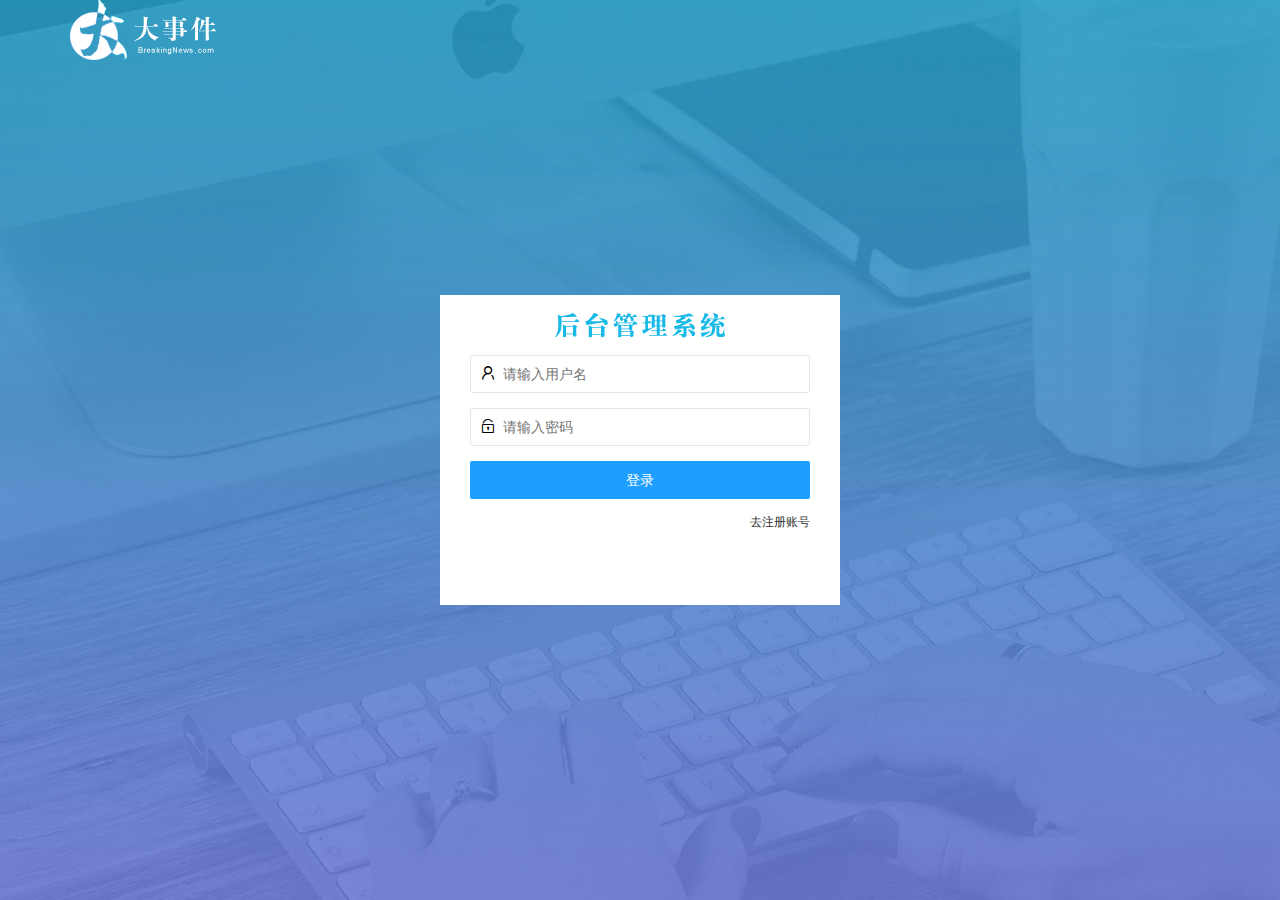
<file: login.html>
<!DOCTYPE html>
<html lang="en">

<head>
    <meta charset="UTF-8">
    <meta name="viewport" content="width=device-width, initial-scale=1.0">
    <title>大事件-登录/注册</title>
    <!-- 导入layui -->
    <link rel="stylesheet" href="assets/lib/layui/css/layui.css">
    <!-- 导入自己的css样式 -->
    <link rel="stylesheet" href="assets/css/login.css">
</head>

<body>
    <!-- 头部 logo 模块 -->
    <div class="layui-main">
        <img src="assets/images/logo.png" alt="" srcset="">
    </div>

    <!-- 登录注册模块 -->
    <div class="loginAndRegbox">
        <!-- 标题 -->
        <div class="title-box"></div>

        <!-- 登录的div -->
        <div class="login_box">
            <!-- 登录的表单 -->
            <form class="layui-form" id="form-login">
                <!-- 用户名 -->
                <div class="layui-form-item">
                    <i class="layui-icon layui-icon-username"></i>   
                    <input type="text" name="username" required lay-verify="required" placeholder="请输入用户名"
                        autocomplete="off" class="layui-input">
                </div>
                <!-- 密码 -->
                <div class="layui-form-item">
                    <i class="layui-icon layui-icon-password"></i>   
                    <input type="password" name="password" required lay-verify="required|pwd" placeholder="请输入密码"
                        autocomplete="off" class="layui-input">
                </div>
                <!-- 提交按钮 -->
                <div class="layui-form-item">
                    <button class="layui-btn  layui-btn-normal layui-btn-fluid" lay-submit
                        lay-filter="formDemo">登录</button>
                </div>
                <!-- 去注册账号 -->
                <div class="layui-form-item links">
                    <a href="javascript:;" id="link_reg">去注册账号</a>
                </div>
            </form>
        </div>


        <!-- 注册的div -->
        <div class="reg_box">
            <!-- 注册的表单 -->
            <form class="layui-form" id="form-reg">
                <!-- 用户名 -->
                <div class="layui-form-item">
                    <i class="layui-icon layui-icon-username"></i>   
                    <input type="text" name="username" required lay-verify="required" placeholder="请输入用户名"
                        autocomplete="off" class="layui-input">
                </div>
                <!-- 密码 -->
                <div class="layui-form-item">
                    <i class="layui-icon layui-icon-password"></i>   
                    <input type="password" name="password" required lay-verify="required|pwd" placeholder="请输入密码"
                        autocomplete="off" class="layui-input">
                </div>
                <!-- 确认密码 -->
                <div class="layui-form-item">
                    <i class="layui-icon layui-icon-password"></i>   
                    <input type="password" name="repassword" required lay-verify="required|pwd|repwd" placeholder="再次确认密码"
                        autocomplete="off" class="layui-input">
                </div>
                <!-- 注册按钮 -->
                <div class="layui-form-item">
                    <button class="layui-btn  layui-btn-normal layui-btn-fluid" lay-submit
                        lay-filter="formDemo">注册</button>
                </div>
                <!-- 去注册账号 -->
                <div class="layui-form-item links">
                    <a href="javascript:;" id="link_login">去登陆</a>
                </div>
            </form>
           
        </div>
    </div>
    <!-- 导入layuiJS文件 -->
    <script src="assets/lib/layui/layui.all.js"></script>
    <!-- 导入jquery -->
    <script src="assets/lib/jquery.js"></script>
    <!-- 导入baseAPIjs -->
    <script src="assets/js/baseAPI.js"></script>
    <!-- 导入自己的js -->
    <script src="assets/js/login.js"></script>
</body>

</html>
</file>
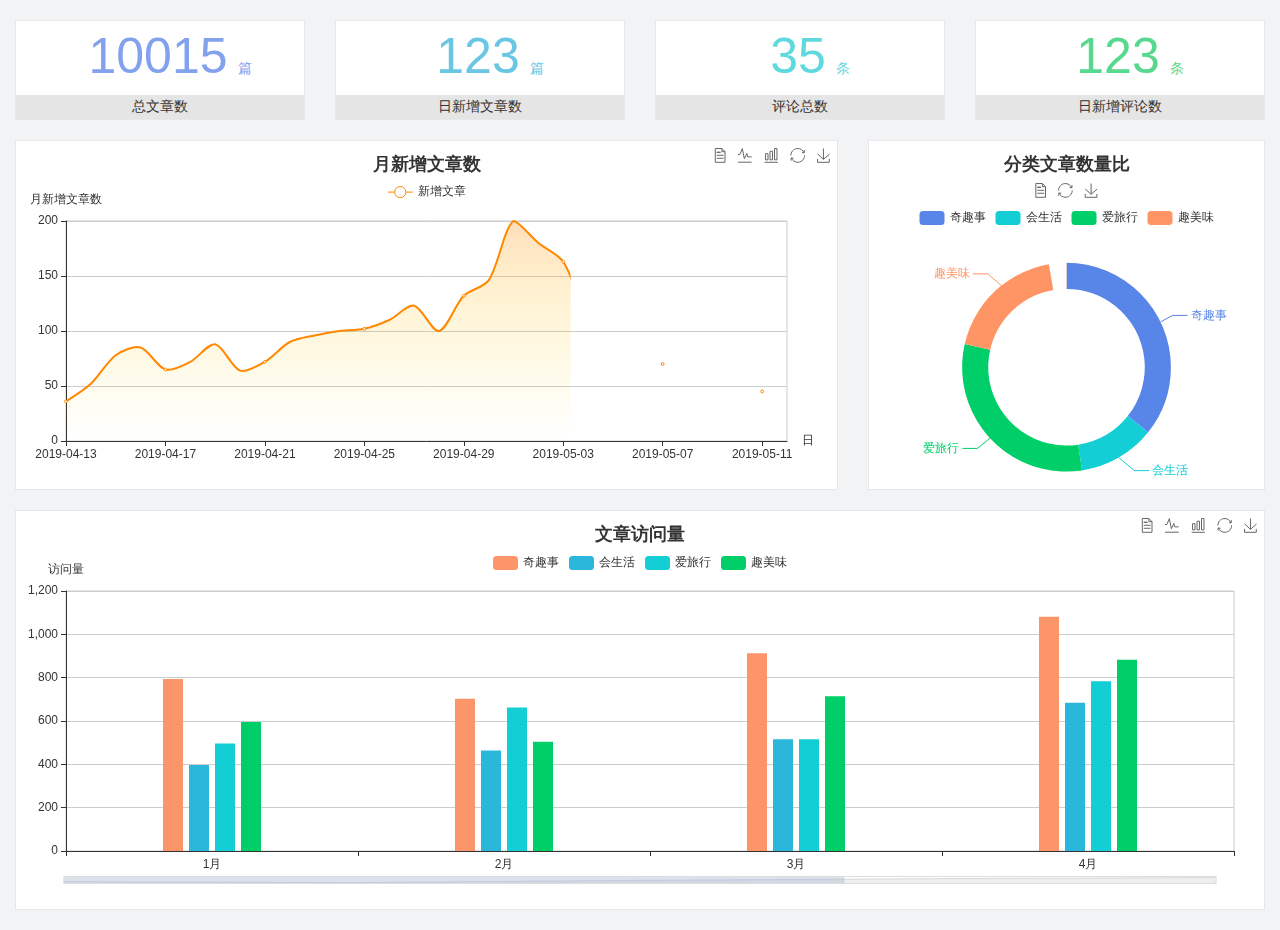
<file: home/dashboard.html>
<!DOCTYPE html>
<html lang="en">

<head>
  <meta charset="UTF-8">
  <meta name="viewport" content="width=device-width, initial-scale=1.0">
  <meta http-equiv="X-UA-Compatible" content="ie=edge">
  <title>图表统计</title>
  <link rel="stylesheet" href="../../assets/lib/bootstrap.css" />
  <link rel="stylesheet" href="../../assets/lib/main.css" />
  <script src="../../assets/lib/jquery.js"></script>
  <script type="text/javascript" src="../../assets/lib/echarts.min.js"></script>
</head>

<body>
  <div class="container-fluid">
    <div class="row spannel_list">
      <div class="col-sm-3 col-xs-6">
        <div class="spannel">
          <em>10015</em><span>篇</span>
          <b>总文章数</b>
        </div>
      </div>
      <div class="col-sm-3 col-xs-6">
        <div class="spannel scolor01">
          <em>123</em><span>篇</span>
          <b>日新增文章数</b>
        </div>
      </div>
      <div class="col-sm-3 col-xs-6">
        <div class="spannel scolor02">
          <em>35</em><span>条</span>
          <b>评论总数</b>
        </div>
      </div>
      <div class="col-sm-3 col-xs-6">
        <div class="spannel scolor03">
          <em>123</em><span>条</span>
          <b>日新增评论数</b>
        </div>
      </div>
    </div>
  </div>

  <div class="container-fluid">
    <div class="row curve-pie">
      <div class="col-lg-8 col-md-8">
        <div class="gragh_pannel" id="curve_show"></div>
      </div>
      <div class="col-lg-4 col-md-4">
        <div class="gragh_pannel" id="pie_show"></div>
      </div>
    </div>
  </div>

  <div class="container-fluid">
    <div class="column_pannel" id="column_show"></div>
  </div>

  <script>
    var oChart = echarts.init(document.getElementById('curve_show'));
    var aList_all = [
      { 'count': 36, 'date': '2019-04-13' },
      { 'count': 52, 'date': '2019-04-14' },
      { 'count': 78, 'date': '2019-04-15' },
      { 'count': 85, 'date': '2019-04-16' },
      { 'count': 65, 'date': '2019-04-17' },
      { 'count': 72, 'date': '2019-04-18' },
      { 'count': 88, 'date': '2019-04-19' },
      { 'count': 64, 'date': '2019-04-20' },
      { 'count': 72, 'date': '2019-04-21' },
      { 'count': 90, 'date': '2019-04-22' },
      { 'count': 96, 'date': '2019-04-23' },
      { 'count': 100, 'date': '2019-04-24' },
      { 'count': 102, 'date': '2019-04-25' },
      { 'count': 110, 'date': '2019-04-26' },
      { 'count': 123, 'date': '2019-04-27' },
      { 'count': 100, 'date': '2019-04-28' },
      { 'count': 132, 'date': '2019-04-29' },
      { 'count': 146, 'date': '2019-04-30' },
      { 'count': 200, 'date': '2019-05-01' },
      { 'count': 180, 'date': '2019-05-02' },
      { 'count': 163, 'date': '2019-05-03' },
      { 'count': 110, 'date': '2019-05-04' },
      { 'count': 80, 'date': '2019-05-05' },
      { 'count': 82, 'date': '2019-05-06' },
      { 'count': 70, 'date': '2019-05-07' },
      { 'count': 65, 'date': '2019-05-08' },
      { 'count': 54, 'date': '2019-05-09' },
      { 'count': 40, 'date': '2019-05-10' },
      { 'count': 45, 'date': '2019-05-11' },
      { 'count': 38, 'date': '2019-05-12' },
    ];

    let aCount = [];
    let aDate = [];

    for (var i = 0; i < aList_all.length; i++) {
      aCount.push(aList_all[i].count);
      aDate.push(aList_all[i].date);
    }

    var chartopt = {
      title: {
        text: '月新增文章数',
        left: 'center',
        top: '10'
      },
      tooltip: {
        trigger: 'axis'
      },
      legend: {
        data: ['新增文章'],
        top: '40'
      },
      toolbox: {
        show: true,
        feature: {
          mark: { show: true },
          dataView: { show: true, readOnly: false },
          magicType: { show: true, type: ['line', 'bar'] },
          restore: { show: true },
          saveAsImage: { show: true }
        }
      },
      calculable: true,
      xAxis: [
        {
          name: '日',
          type: 'category',
          boundaryGap: false,
          data: aDate
        }
      ],
      yAxis: [
        {
          name: '月新增文章数',
          type: 'value'
        }
      ],
      series: [
        {
          name: '新增文章',
          type: 'line',
          smooth: true,
          itemStyle: { normal: { areaStyle: { type: 'default' }, color: '#f80' }, lineStyle: { color: '#f80' } },
          data: aCount
        }],
      areaStyle: {
        normal: {
          color: new echarts.graphic.LinearGradient(0, 0, 0, 1, [{
            offset: 0,
            color: 'rgba(255,136,0,0.39)'
          }, {
            offset: .34,
            color: 'rgba(255,180,0,0.25)'
          }, {
            offset: 1,
            color: 'rgba(255,222,0,0.00)'
          }])

        }
      },
      grid: {
        show: true,
        x: 50,
        x2: 50,
        y: 80,
        height: 220
      }
    };

    oChart.setOption(chartopt);


    var oPie = echarts.init(document.getElementById('pie_show'));
    var oPieopt =
    {
      title: {
        top: 10,
        text: '分类文章数量比',
        x: 'center'
      },
      tooltip: {
        trigger: 'item',
        formatter: "{a} <br/>{b} : {c} ({d}%)"
      },
      color: ['#5885e8', '#13cfd5', '#00ce68', '#ff9565'],
      legend: {
        x: 'center',
        top: 65,
        data: ['奇趣事', '会生活', '爱旅行', '趣美味']
      },
      toolbox: {
        show: true,
        x: 'center',
        top: 35,
        feature: {
          mark: { show: true },
          dataView: { show: true, readOnly: false },
          magicType: {
            show: true,
            type: ['pie', 'funnel'],
            option: {
              funnel: {
                x: '25%',
                width: '50%',
                funnelAlign: 'left',
                max: 1548
              }
            }
          },
          restore: { show: true },
          saveAsImage: { show: true }
        }
      },
      calculable: true,
      series: [
        {
          name: '访问来源',
          type: 'pie',
          radius: ['45%', '60%'],
          center: ['50%', '65%'],
          data: [
            { value: 300, name: '奇趣事' },
            { value: 100, name: '会生活' },
            { value: 260, name: '爱旅行' },
            { value: 180, name: '趣美味' }
          ]
        }
      ]
    };
    oPie.setOption(oPieopt);



    var oColumn = this.echarts.init(document.getElementById('column_show'));
    var oColumnopt =
    {
      title: {
        text: '文章访问量',
        left: 'center',
        top: '10'
      },
      tooltip: {
        trigger: 'axis'
      },
      legend: {
        data: ['奇趣事', '会生活', '爱旅行', '趣美味'],
        top: '40'
      },
      toolbox: {
        show: true,
        feature: {
          mark: { show: true },
          dataView: { show: true, readOnly: false },
          magicType: { show: true, type: ['line', 'bar'] },
          restore: { show: true },
          saveAsImage: { show: true }
        }
      },
      calculable: true,
      xAxis: [
        {
          type: 'category',
          data: ['1月', '2月', '3月', '4月', '5月']
        }
      ],
      yAxis: [
        {
          name: '访问量',
          type: 'value'
        }
      ],
      series: [
        {
          name: '奇趣事',
          type: 'bar',
          barWidth: 20,
          itemStyle: {
            normal: { areaStyle: { type: 'default' }, color: '#fd956a' }
          },
          data: [800, 708, 920, 1090, 1200]
        },
        {
          name: '会生活',
          type: 'bar',
          barWidth: 20,
          itemStyle: {
            normal: { areaStyle: { type: 'default' }, color: '#2bb6db' }
          },
          data: [400, 468, 520, 690, 800]
        },
        {
          name: '爱旅行',
          type: 'bar',
          barWidth: 20,
          itemStyle: {
            normal: { areaStyle: { type: 'default' }, color: '#13cfd5' }
          },
          data: [500, 668, 520, 790, 900]
        },
        {
          name: '趣美味',
          type: 'bar',
          barWidth: 20,
          itemStyle: {
            normal: { areaStyle: { type: 'default' }, color: '#00ce68' }
          },
          data: [600, 508, 720, 890, 1000]
        }
      ],
      grid: {
        show: true,
        x: 50,
        x2: 30,
        y: 80,
        height: 260
      },
      dataZoom: [//给x轴设置滚动条
        {
          start: 0,//默认为0
          end: 100 - 1000 / 31,//默认为100
          type: 'slider',
          show: true,
          xAxisIndex: [0],
          handleSize: 0,//滑动条的 左右2个滑动条的大小
          height: 8,//组件高度
          left: 45, //左边的距离
          right: 50,//右边的距离
          bottom: 26,//右边的距离
          handleColor: '#ddd',//h滑动图标的颜色
          handleStyle: {
            borderColor: "#cacaca",
            borderWidth: "1",
            shadowBlur: 2,
            background: "#ddd",
            shadowColor: "#ddd",
          }
        }]
    };
    oColumn.setOption(oColumnopt);
  </script>
</body>

</html>
</file>
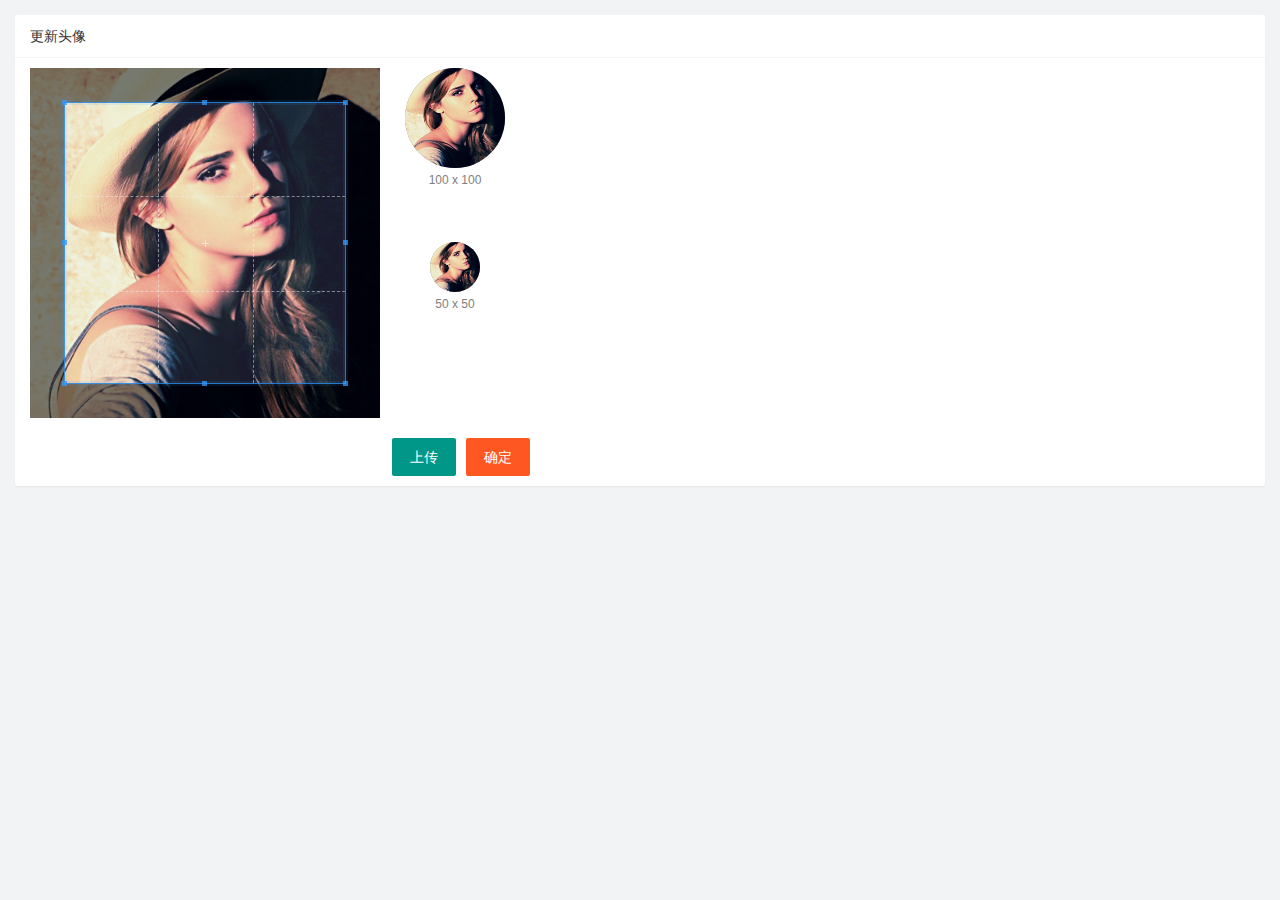
<file: user/user_avatar.html>
<!DOCTYPE html>
<html lang="en">

<head>
    <meta charset="UTF-8">
    <meta name="viewport" content="width=device-width, initial-scale=1.0">
    <title>更新头像</title>
    <!-- 导入layui的css -->
    <link rel="stylesheet" href="../assets/lib/layui/css/layui.css">
    <!-- 导入图片裁剪的插件css -->
    <link rel="stylesheet" href="/assets/lib/cropper/cropper.css" />
    <!-- 导入自己的css -->
    <link rel="stylesheet" href="../assets/css/user/user_avatar.css">
</head>

<body>
    <!-- 卡片区域 -->
    <div class="layui-card">
        <div class="layui-card-header">更新头像</div>
        <div class="layui-card-body">
            <!-- 第一行的图片裁剪和预览区域 -->
            <div class="row1">
                <!-- 图片裁剪区域 -->
                <div class="cropper-box">
                    <!-- 这个 img 标签很重要，将来会把它初始化为裁剪区域 -->
                    <img id="image" src="/assets/images/sample.jpg" />
                </div>
                <!-- 图片的预览区域 -->
                <div class="preview-box">
                    <div>
                        <!-- 宽高为 100px 的预览区域 -->
                        <div class="img-preview w100"></div>
                        <p class="size">100 x 100</p>
                    </div>
                    <div>
                        <!-- 宽高为 50px 的预览区域 -->
                        <div class="img-preview w50"></div>
                        <p class="size">50 x 50</p>
                    </div>
                </div>
            </div>
              <!-- 第二行的按钮区域  -->
            <div class="row2">
                <input type="file" id="file" accept="image/png,image/jpeg">
                <button type="button" class="layui-btn" id="imageChoose">上传</button>
                <button type="button" class="layui-btn layui-btn-danger" id="btnSure">确定</button>
            </div>
        </div>
        <!-- 导入layui.js -->
        <script src="../assets/lib/layui/layui.all.js"></script>
        <!-- 图片裁剪的js -->
        <script src="../assets/lib/jquery.js"></script>
        <script src="../assets/lib/cropper/Cropper.js"></script>
        <script src="../assets/lib/cropper/jquery-cropper.js"></script>
        <!-- 导入baseAPIjs -->
        <script src="../assets/js/baseAPI.js"></script>
        <!-- 导入自己的js -->
        <script src="../assets/js/user/user_avatar.js"></script>
</body>

</html>
</file>
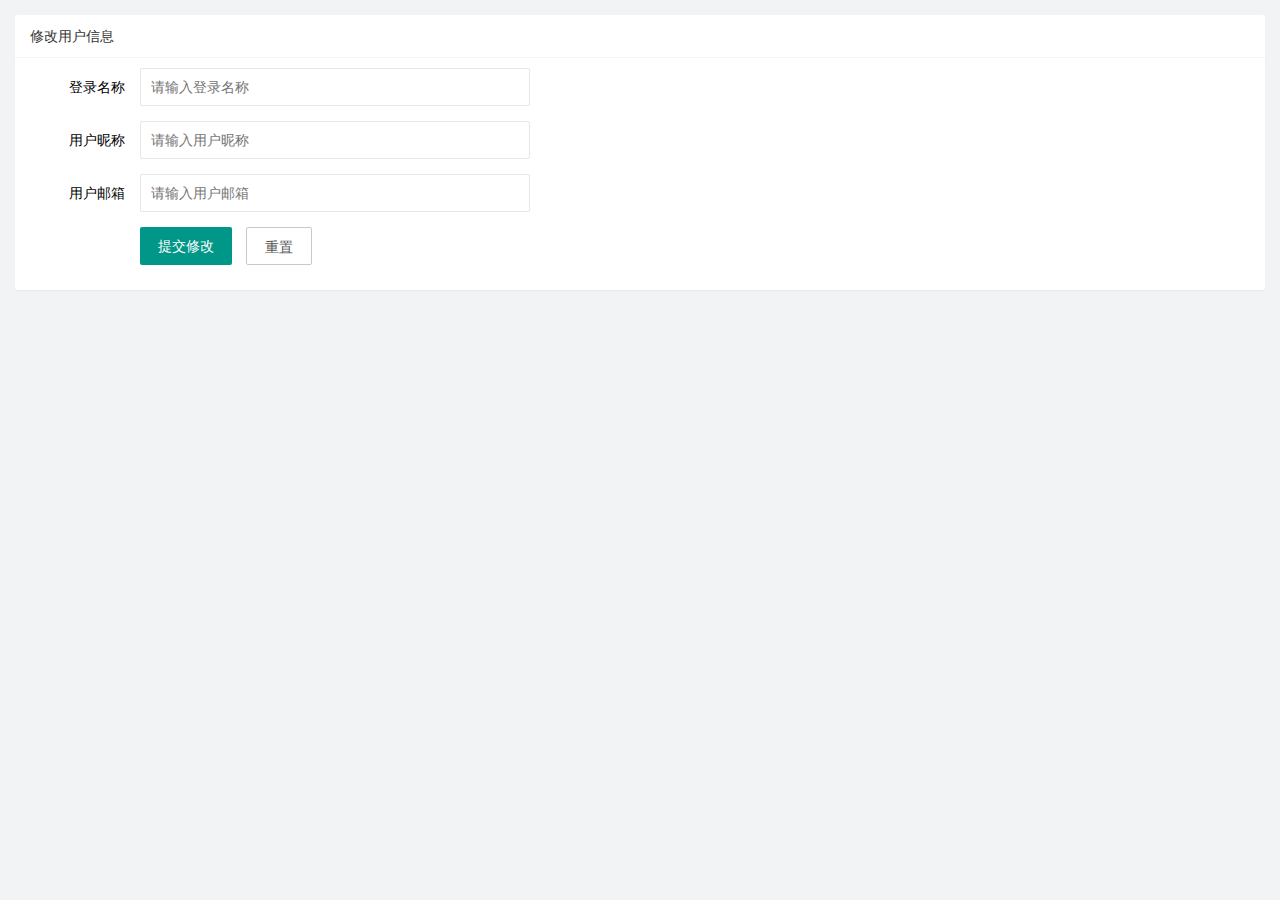
<file: user/user_info.html>
<!DOCTYPE html>
<html lang="en">

<head>
    <meta charset="UTF-8">
    <meta name="viewport" content="width=device-width, initial-scale=1.0">
    <title>基本资料</title>
    <!-- 导入layui样式 -->
    <link rel="stylesheet" href="../assets/lib/layui/css/layui.css">
    <!-- 导入自己的css样式 -->
    <link rel="stylesheet" href="../assets/css/user/user_info.css">
</head>

<body>
    <!-- 卡片区域 -->
    <div class="layui-card">
        <div class="layui-card-header">修改用户信息</div>
        <div class="layui-card-body">
            <!-- 表单区域 -->
            <form class="layui-form" lay-filter="formUserInfo">
                <!--这是一个隐藏域 -->
                <input type="hidden" name="id">

                <div class="layui-form-item">
                    <label class="layui-form-label">登录名称</label>
                    <div class="layui-input-block">
                        <input type="text" name="username" required lay-verify="required" placeholder="请输入登录名称"
                            autocomplete="off" class="layui-input" readOnly>
                    </div>
                </div>
                <div class="layui-form-item">
                    <label class="layui-form-label">用户昵称</label>
                    <div class="layui-input-block">
                        <input type="text" name="nickname" required lay-verify="required|nickname" placeholder="请输入用户昵称"
                            autocomplete="off" class="layui-input">
                    </div>
                </div>
                <div class="layui-form-item">
                    <label class="layui-form-label">用户邮箱</label>
                    <div class="layui-input-block">
                        <input type="text" name="email" required lay-verify="required|email" placeholder="请输入用户邮箱"
                            autocomplete="off" class="layui-input">
                    </div>
                </div>
                <div class="layui-form-item">
                    <div class="layui-input-block">
                        <button class="layui-btn" lay-submit lay-filter="formDemo">提交修改</button>
                        <button type="reset" class="layui-btn layui-btn-primary" id="btnReset">重置</button>
                    </div>
                </div>
            </form>
        </div>
    </div>
    <!-- 导入layui的js -->
    <script src="../assets/lib/layui/layui.all.js"></script>
    <!-- 导入jquery -->
    <script src="../assets/lib/jquery.js"></script>
    <!-- 导入baseAPIjs -->
    <script src="../assets/js/baseAPI.js"></script>
    <!-- 导入自己的js -->
    <script src="../assets/js/user/user_info.js"></script>
</body>

</html>
</file>
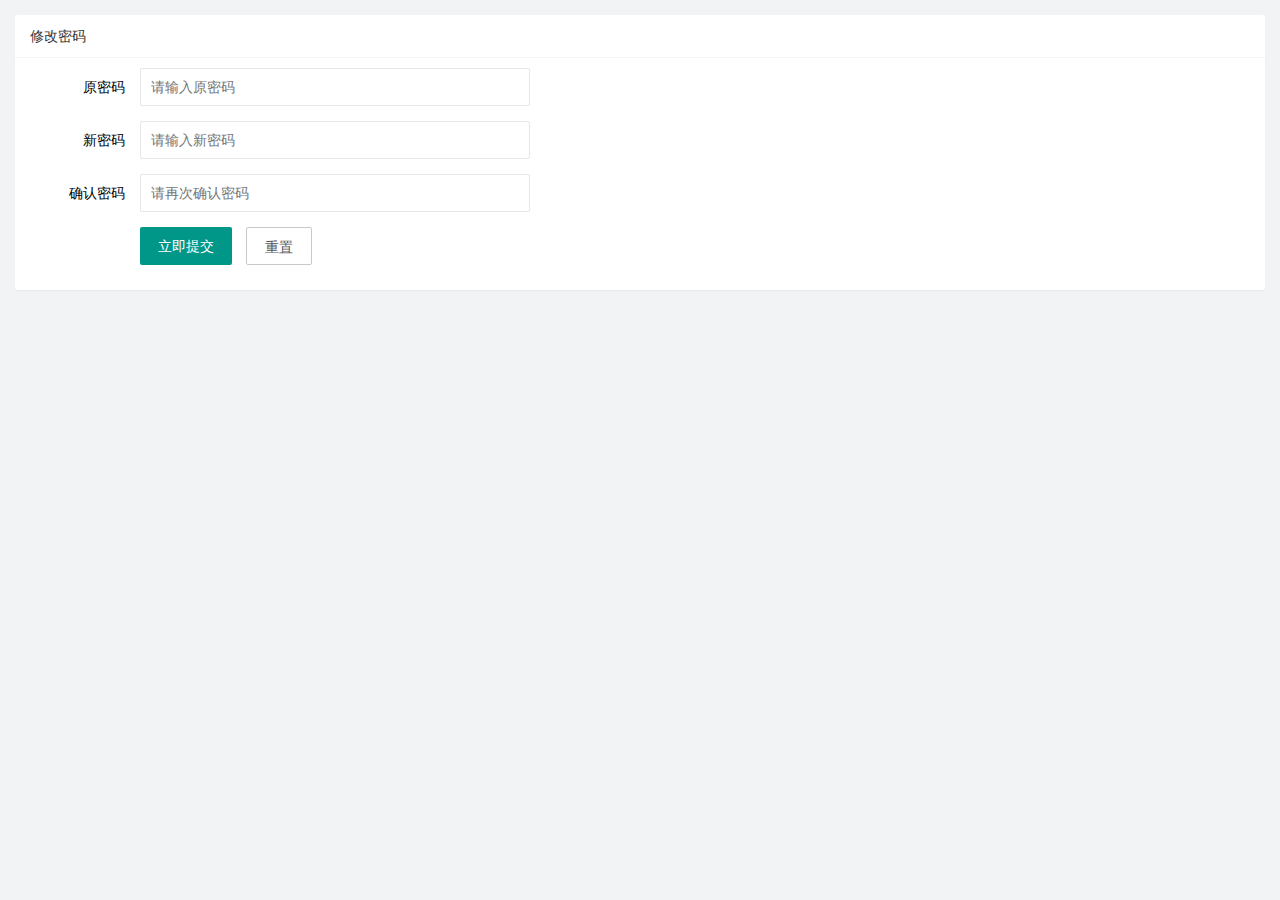
<file: user/user_pwd.html>
<!DOCTYPE html>
<html lang="en">

<head>
    <meta charset="UTF-8">
    <meta name="viewport" content="width=device-width, initial-scale=1.0">
    <title>Document</title>
    <!-- 导入layui的css -->
    <link rel="stylesheet" href="../assets/lib/layui/css/layui.css">
    <!-- 导入自己的css -->
    <link rel="stylesheet" href="../assets/css/user/user_pwd.css">
</head>

<body>
    <!-- 卡片区域 -->
    <div class="layui-card">
        <div class="layui-card-header">修改密码</div>
        <div class="layui-card-body">
            <form class="layui-form">
                <div class="layui-form-item">
                    <label class="layui-form-label">原密码</label>
                    <div class="layui-input-block">
                        <input type="password" name="oldPwd" required lay-verify="required|pass" placeholder="请输入原密码"
                            autocomplete="off" class="layui-input">
                    </div>
                </div>
                <div class="layui-form-item">
                    <label class="layui-form-label">新密码</label>
                    <div class="layui-input-block">
                        <input type="password" name="newPwd" required lay-verify="required|pass|samePwd"
                            placeholder="请输入新密码" autocomplete="off" class="layui-input">
                    </div>
                </div>
                <div class="layui-form-item">
                    <label class="layui-form-label">确认密码</label>
                    <div class="layui-input-block">
                        <input type="password" name="rePwd" required lay-verify="required|pass" placeholder="请再次确认密码"
                            autocomplete="off" class="layui-input">
                    </div>
                </div>
                <div class="layui-form-item">
                    <div class="layui-input-block">
                        <button class="layui-btn" lay-submit lay-filter="formDemo">立即提交</button>
                        <button type="reset" class="layui-btn layui-btn-primary">重置</button>
                    </div>
                </div>
            </form>
        </div>
    </div>
    <!-- 导入layui的js -->
    <script src="../assets/lib/layui/layui.all.js"></script>
    <!-- 导入jquery -->
    <script src="../assets/lib/jquery.js"></script>
    <!-- 导入baseAPIjs -->
    <script src="../assets/js/baseAPI.js"></script>
    <!-- 导入自己的js -->
    <script src="../assets/js/user/user_pwd.js"></script>
</body>

</html>
</file>
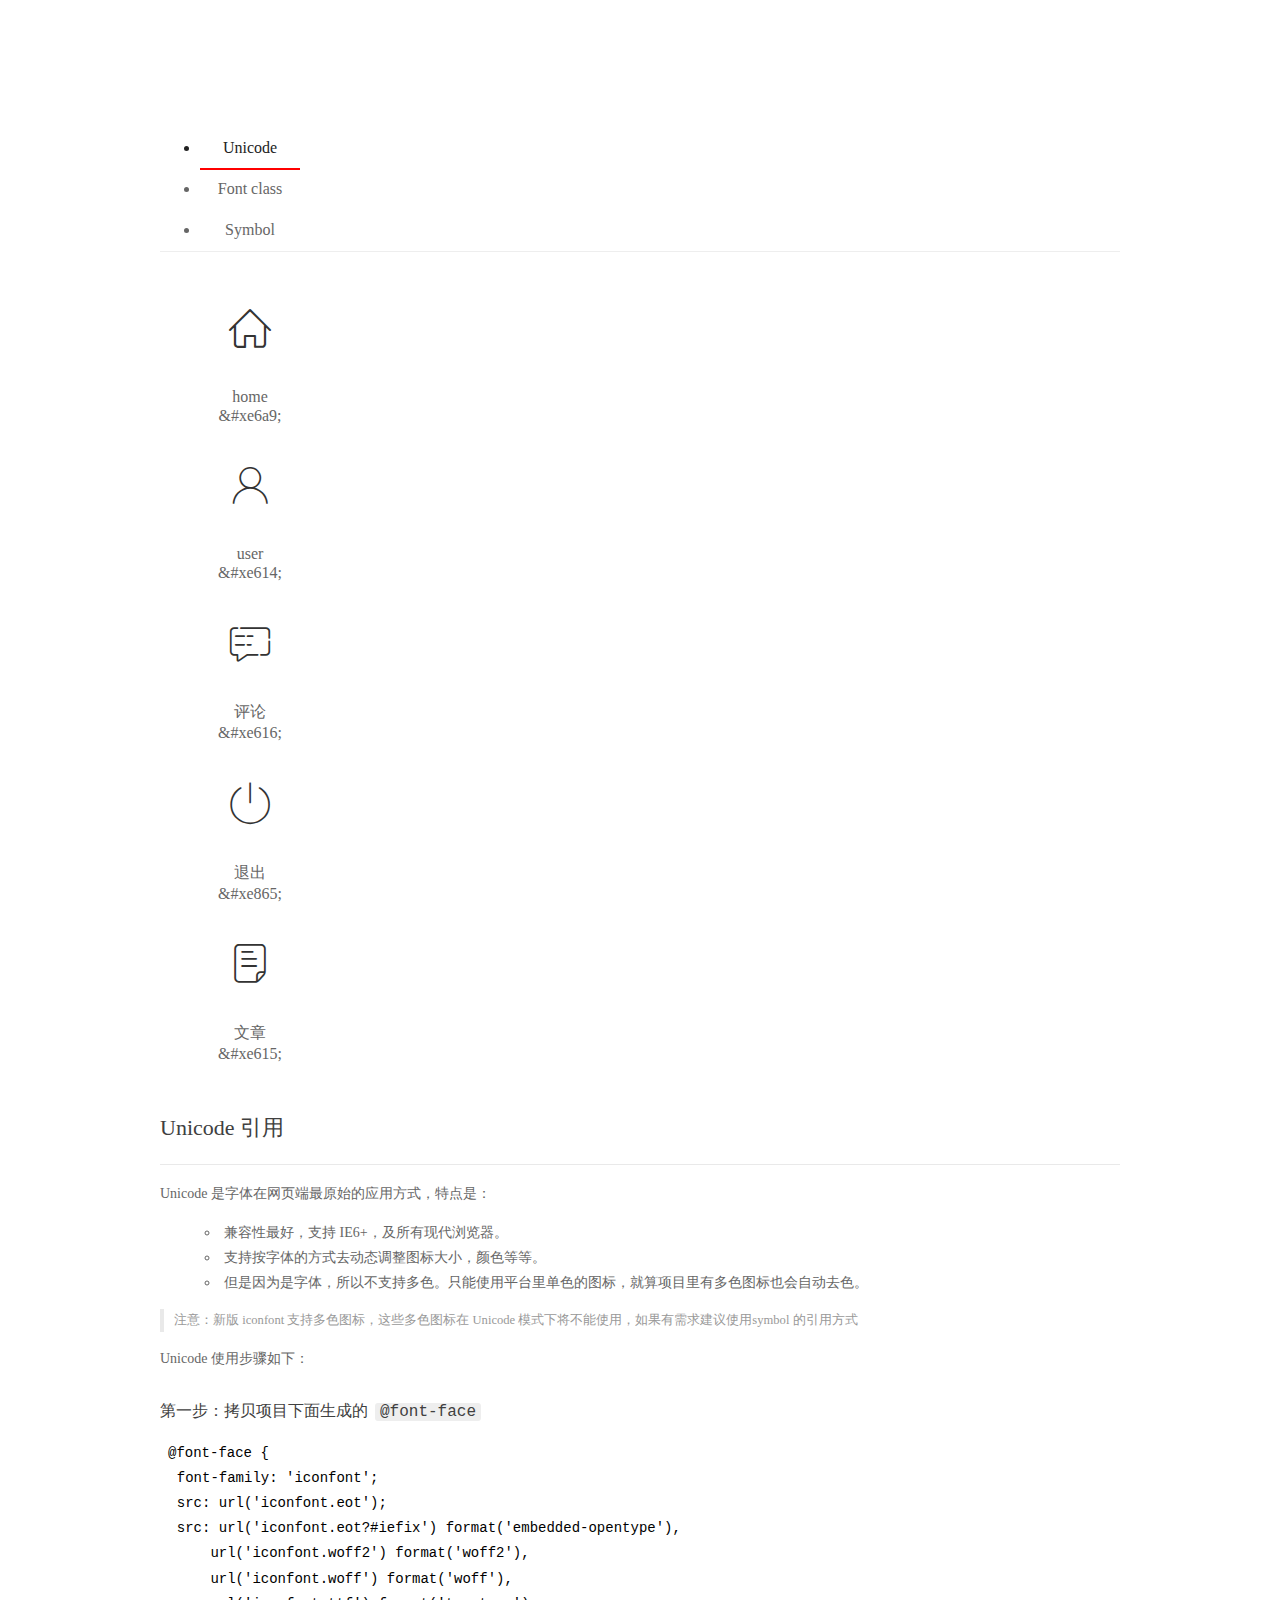
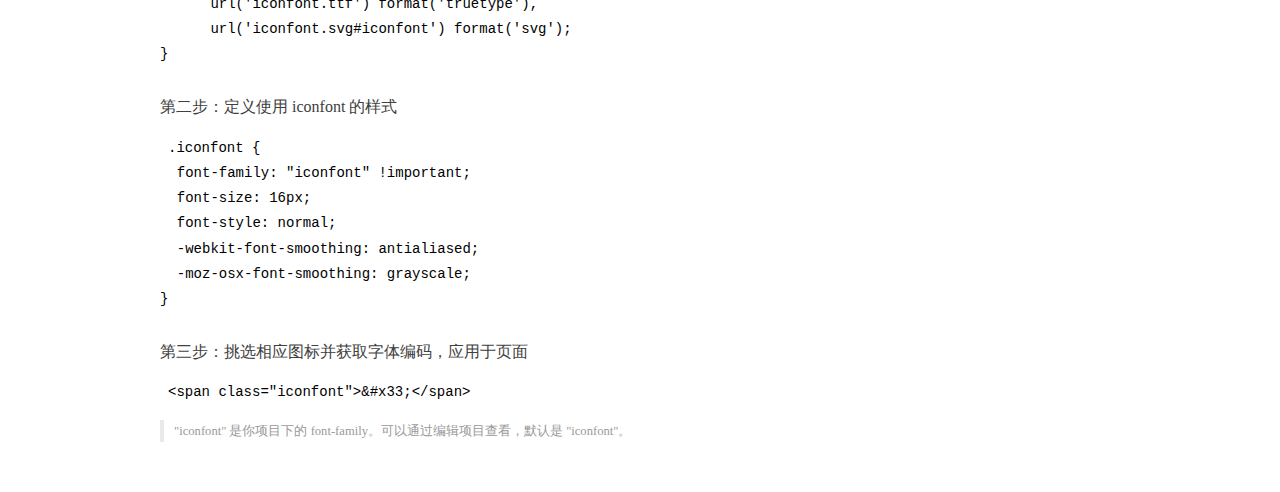
<file: assets/fonts/demo_index.html>
<!DOCTYPE html>
<html>
<head>
  <meta charset="utf-8"/>
  <title>IconFont Demo</title>
  <link rel="shortcut icon" href="https://gtms04.alicdn.com/tps/i4/TB1_oz6GVXXXXaFXpXXJDFnIXXX-64-64.ico" type="image/x-icon"/>
  <link rel="stylesheet" href="https://g.alicdn.com/thx/cube/1.3.2/cube.min.css">
  <link rel="stylesheet" href="demo.css">
  <link rel="stylesheet" href="iconfont.css">
  <script src="iconfont.js"></script>
  <!-- jQuery -->
  <script src="https://a1.alicdn.com/oss/uploads/2018/12/26/7bfddb60-08e8-11e9-9b04-53e73bb6408b.js"></script>
  <!-- 代码高亮 -->
  <script src="https://a1.alicdn.com/oss/uploads/2018/12/26/a3f714d0-08e6-11e9-8a15-ebf944d7534c.js"></script>
</head>
<body>
  <div class="main">
    <h1 class="logo"><a href="https://www.iconfont.cn/" title="iconfont 首页" target="_blank">&#xe86b;</a></h1>
    <div class="nav-tabs">
      <ul id="tabs" class="dib-box">
        <li class="dib active"><span>Unicode</span></li>
        <li class="dib"><span>Font class</span></li>
        <li class="dib"><span>Symbol</span></li>
      </ul>
      
    </div>
    <div class="tab-container">
      <div class="content unicode" style="display: block;">
          <ul class="icon_lists dib-box">
          
            <li class="dib">
              <span class="icon iconfont">&#xe6a9;</span>
                <div class="name">home</div>
                <div class="code-name">&amp;#xe6a9;</div>
              </li>
          
            <li class="dib">
              <span class="icon iconfont">&#xe614;</span>
                <div class="name">user</div>
                <div class="code-name">&amp;#xe614;</div>
              </li>
          
            <li class="dib">
              <span class="icon iconfont">&#xe616;</span>
                <div class="name">评论</div>
                <div class="code-name">&amp;#xe616;</div>
              </li>
          
            <li class="dib">
              <span class="icon iconfont">&#xe865;</span>
                <div class="name">退出</div>
                <div class="code-name">&amp;#xe865;</div>
              </li>
          
            <li class="dib">
              <span class="icon iconfont">&#xe615;</span>
                <div class="name">文章</div>
                <div class="code-name">&amp;#xe615;</div>
              </li>
          
          </ul>
          <div class="article markdown">
          <h2 id="unicode-">Unicode 引用</h2>
          <hr>

          <p>Unicode 是字体在网页端最原始的应用方式，特点是：</p>
          <ul>
            <li>兼容性最好，支持 IE6+，及所有现代浏览器。</li>
            <li>支持按字体的方式去动态调整图标大小，颜色等等。</li>
            <li>但是因为是字体，所以不支持多色。只能使用平台里单色的图标，就算项目里有多色图标也会自动去色。</li>
          </ul>
          <blockquote>
            <p>注意：新版 iconfont 支持多色图标，这些多色图标在 Unicode 模式下将不能使用，如果有需求建议使用symbol 的引用方式</p>
          </blockquote>
          <p>Unicode 使用步骤如下：</p>
          <h3 id="-font-face">第一步：拷贝项目下面生成的 <code>@font-face</code></h3>
<pre><code class="language-css"
>@font-face {
  font-family: 'iconfont';
  src: url('iconfont.eot');
  src: url('iconfont.eot?#iefix') format('embedded-opentype'),
      url('iconfont.woff2') format('woff2'),
      url('iconfont.woff') format('woff'),
      url('iconfont.ttf') format('truetype'),
      url('iconfont.svg#iconfont') format('svg');
}
</code></pre>
          <h3 id="-iconfont-">第二步：定义使用 iconfont 的样式</h3>
<pre><code class="language-css"
>.iconfont {
  font-family: "iconfont" !important;
  font-size: 16px;
  font-style: normal;
  -webkit-font-smoothing: antialiased;
  -moz-osx-font-smoothing: grayscale;
}
</code></pre>
          <h3 id="-">第三步：挑选相应图标并获取字体编码，应用于页面</h3>
<pre>
<code class="language-html"
>&lt;span class="iconfont"&gt;&amp;#x33;&lt;/span&gt;
</code></pre>
          <blockquote>
            <p>"iconfont" 是你项目下的 font-family。可以通过编辑项目查看，默认是 "iconfont"。</p>
          </blockquote>
          </div>
      </div>
      <div class="content font-class">
        <ul class="icon_lists dib-box">
          
          <li class="dib">
            <span class="icon iconfont icon-home"></span>
            <div class="name">
              home
            </div>
            <div class="code-name">.icon-home
            </div>
          </li>
          
          <li class="dib">
            <span class="icon iconfont icon-user"></span>
            <div class="name">
              user
            </div>
            <div class="code-name">.icon-user
            </div>
          </li>
          
          <li class="dib">
            <span class="icon iconfont icon-pinglun"></span>
            <div class="name">
              评论
            </div>
            <div class="code-name">.icon-pinglun
            </div>
          </li>
          
          <li class="dib">
            <span class="icon iconfont icon-tuichu"></span>
            <div class="name">
              退出
            </div>
            <div class="code-name">.icon-tuichu
            </div>
          </li>
          
          <li class="dib">
            <span class="icon iconfont icon-16"></span>
            <div class="name">
              文章
            </div>
            <div class="code-name">.icon-16
            </div>
          </li>
          
        </ul>
        <div class="article markdown">
        <h2 id="font-class-">font-class 引用</h2>
        <hr>

        <p>font-class 是 Unicode 使用方式的一种变种，主要是解决 Unicode 书写不直观，语意不明确的问题。</p>
        <p>与 Unicode 使用方式相比，具有如下特点：</p>
        <ul>
          <li>兼容性良好，支持 IE8+，及所有现代浏览器。</li>
          <li>相比于 Unicode 语意明确，书写更直观。可以很容易分辨这个 icon 是什么。</li>
          <li>因为使用 class 来定义图标，所以当要替换图标时，只需要修改 class 里面的 Unicode 引用。</li>
          <li>不过因为本质上还是使用的字体，所以多色图标还是不支持的。</li>
        </ul>
        <p>使用步骤如下：</p>
        <h3 id="-fontclass-">第一步：引入项目下面生成的 fontclass 代码：</h3>
<pre><code class="language-html">&lt;link rel="stylesheet" href="./iconfont.css"&gt;
</code></pre>
        <h3 id="-">第二步：挑选相应图标并获取类名，应用于页面：</h3>
<pre><code class="language-html">&lt;span class="iconfont icon-xxx"&gt;&lt;/span&gt;
</code></pre>
        <blockquote>
          <p>"
            iconfont" 是你项目下的 font-family。可以通过编辑项目查看，默认是 "iconfont"。</p>
        </blockquote>
      </div>
      </div>
      <div class="content symbol">
          <ul class="icon_lists dib-box">
          
            <li class="dib">
                <svg class="icon svg-icon" aria-hidden="true">
                  <use xlink:href="#icon-home"></use>
                </svg>
                <div class="name">home</div>
                <div class="code-name">#icon-home</div>
            </li>
          
            <li class="dib">
                <svg class="icon svg-icon" aria-hidden="true">
                  <use xlink:href="#icon-user"></use>
                </svg>
                <div class="name">user</div>
                <div class="code-name">#icon-user</div>
            </li>
          
            <li class="dib">
                <svg class="icon svg-icon" aria-hidden="true">
                  <use xlink:href="#icon-pinglun"></use>
                </svg>
                <div class="name">评论</div>
                <div class="code-name">#icon-pinglun</div>
            </li>
          
            <li class="dib">
                <svg class="icon svg-icon" aria-hidden="true">
                  <use xlink:href="#icon-tuichu"></use>
                </svg>
                <div class="name">退出</div>
                <div class="code-name">#icon-tuichu</div>
            </li>
          
            <li class="dib">
                <svg class="icon svg-icon" aria-hidden="true">
                  <use xlink:href="#icon-16"></use>
                </svg>
                <div class="name">文章</div>
                <div class="code-name">#icon-16</div>
            </li>
          
          </ul>
          <div class="article markdown">
          <h2 id="symbol-">Symbol 引用</h2>
          <hr>

          <p>这是一种全新的使用方式，应该说这才是未来的主流，也是平台目前推荐的用法。相关介绍可以参考这篇<a href="">文章</a>
            这种用法其实是做了一个 SVG 的集合，与另外两种相比具有如下特点：</p>
          <ul>
            <li>支持多色图标了，不再受单色限制。</li>
            <li>通过一些技巧，支持像字体那样，通过 <code>font-size</code>, <code>color</code> 来调整样式。</li>
            <li>兼容性较差，支持 IE9+，及现代浏览器。</li>
            <li>浏览器渲染 SVG 的性能一般，还不如 png。</li>
          </ul>
          <p>使用步骤如下：</p>
          <h3 id="-symbol-">第一步：引入项目下面生成的 symbol 代码：</h3>
<pre><code class="language-html">&lt;script src="./iconfont.js"&gt;&lt;/script&gt;
</code></pre>
          <h3 id="-css-">第二步：加入通用 CSS 代码（引入一次就行）：</h3>
<pre><code class="language-html">&lt;style&gt;
.icon {
  width: 1em;
  height: 1em;
  vertical-align: -0.15em;
  fill: currentColor;
  overflow: hidden;
}
&lt;/style&gt;
</code></pre>
          <h3 id="-">第三步：挑选相应图标并获取类名，应用于页面：</h3>
<pre><code class="language-html">&lt;svg class="icon" aria-hidden="true"&gt;
  &lt;use xlink:href="#icon-xxx"&gt;&lt;/use&gt;
&lt;/svg&gt;
</code></pre>
          </div>
      </div>

    </div>
  </div>
  <script>
  $(document).ready(function () {
      $('.tab-container .content:first').show()

      $('#tabs li').click(function (e) {
        var tabContent = $('.tab-container .content')
        var index = $(this).index()

        if ($(this).hasClass('active')) {
          return
        } else {
          $('#tabs li').removeClass('active')
          $(this).addClass('active')

          tabContent.hide().eq(index).fadeIn()
        }
      })
    })
  </script>
</body>
</html>
</file>
<file: assets/lib/layui/css/layui.css>
/** layui-v2.5.5 MIT License By https://www.layui.com */
 .layui-inline,img{display:inline-block;vertical-align:middle}h1,h2,h3,h4,h5,h6{font-weight:400}.layui-edge,.layui-header,.layui-inline,.layui-main{position:relative}.layui-body,.layui-edge,.layui-elip{overflow:hidden}.layui-btn,.layui-edge,.layui-inline,img{vertical-align:middle}.layui-btn,.layui-disabled,.layui-icon,.layui-unselect{-moz-user-select:none;-webkit-user-select:none;-ms-user-select:none}.layui-elip,.layui-form-checkbox span,.layui-form-pane .layui-form-label{text-overflow:ellipsis;white-space:nowrap}.layui-breadcrumb,.layui-tree-btnGroup{visibility:hidden}blockquote,body,button,dd,div,dl,dt,form,h1,h2,h3,h4,h5,h6,input,li,ol,p,pre,td,textarea,th,ul{margin:0;padding:0;-webkit-tap-highlight-color:rgba(0,0,0,0)}a:active,a:hover{outline:0}img{border:none}li{list-style:none}table{border-collapse:collapse;border-spacing:0}h4,h5,h6{font-size:100%}button,input,optgroup,option,select,textarea{font-family:inherit;font-size:inherit;font-style:inherit;font-weight:inherit;outline:0}pre{white-space:pre-wrap;white-space:-moz-pre-wrap;white-space:-pre-wrap;white-space:-o-pre-wrap;word-wrap:break-word}body{line-height:24px;font:14px Helvetica Neue,Helvetica,PingFang SC,Tahoma,Arial,sans-serif}hr{height:1px;margin:10px 0;border:0;clear:both}a{color:#333;text-decoration:none}a:hover{color:#777}a cite{font-style:normal;*cursor:pointer}.layui-border-box,.layui-border-box *{box-sizing:border-box}.layui-box,.layui-box *{box-sizing:content-box}.layui-clear{clear:both;*zoom:1}.layui-clear:after{content:'\20';clear:both;*zoom:1;display:block;height:0}.layui-inline{*display:inline;*zoom:1}.layui-edge{display:inline-block;width:0;height:0;border-width:6px;border-style:dashed;border-color:transparent}.layui-edge-top{top:-4px;border-bottom-color:#999;border-bottom-style:solid}.layui-edge-right{border-left-color:#999;border-left-style:solid}.layui-edge-bottom{top:2px;border-top-color:#999;border-top-style:solid}.layui-edge-left{border-right-color:#999;border-right-style:solid}.layui-disabled,.layui-disabled:hover{color:#d2d2d2!important;cursor:not-allowed!important}.layui-circle{border-radius:100%}.layui-show{display:block!important}.layui-hide{display:none!important}@font-face{font-family:layui-icon;src:url(../font/iconfont.eot?v=250);src:url(../font/iconfont.eot?v=250#iefix) format('embedded-opentype'),url(../font/iconfont.woff2?v=250) format('woff2'),url(../font/iconfont.woff?v=250) format('woff'),url(../font/iconfont.ttf?v=250) format('truetype'),url(../font/iconfont.svg?v=250#layui-icon) format('svg')}.layui-icon{font-family:layui-icon!important;font-size:16px;font-style:normal;-webkit-font-smoothing:antialiased;-moz-osx-font-smoothing:grayscale}.layui-icon-reply-fill:before{content:"\e611"}.layui-icon-set-fill:before{content:"\e614"}.layui-icon-menu-fill:before{content:"\e60f"}.layui-icon-search:before{content:"\e615"}.layui-icon-share:before{content:"\e641"}.layui-icon-set-sm:before{content:"\e620"}.layui-icon-engine:before{content:"\e628"}.layui-icon-close:before{content:"\1006"}.layui-icon-close-fill:before{content:"\1007"}.layui-icon-chart-screen:before{content:"\e629"}.layui-icon-star:before{content:"\e600"}.layui-icon-circle-dot:before{content:"\e617"}.layui-icon-chat:before{content:"\e606"}.layui-icon-release:before{content:"\e609"}.layui-icon-list:before{content:"\e60a"}.layui-icon-chart:before{content:"\e62c"}.layui-icon-ok-circle:before{content:"\1005"}.layui-icon-layim-theme:before{content:"\e61b"}.layui-icon-table:before{content:"\e62d"}.layui-icon-right:before{content:"\e602"}.layui-icon-left:before{content:"\e603"}.layui-icon-cart-simple:before{content:"\e698"}.layui-icon-face-cry:before{content:"\e69c"}.layui-icon-face-smile:before{content:"\e6af"}.layui-icon-survey:before{content:"\e6b2"}.layui-icon-tree:before{content:"\e62e"}.layui-icon-upload-circle:before{content:"\e62f"}.layui-icon-add-circle:before{content:"\e61f"}.layui-icon-download-circle:before{content:"\e601"}.layui-icon-templeate-1:before{content:"\e630"}.layui-icon-util:before{content:"\e631"}.layui-icon-face-surprised:before{content:"\e664"}.layui-icon-edit:before{content:"\e642"}.layui-icon-speaker:before{content:"\e645"}.layui-icon-down:before{content:"\e61a"}.layui-icon-file:before{content:"\e621"}.layui-icon-layouts:before{content:"\e632"}.layui-icon-rate-half:before{content:"\e6c9"}.layui-icon-add-circle-fine:before{content:"\e608"}.layui-icon-prev-circle:before{content:"\e633"}.layui-icon-read:before{content:"\e705"}.layui-icon-404:before{content:"\e61c"}.layui-icon-carousel:before{content:"\e634"}.layui-icon-help:before{content:"\e607"}.layui-icon-code-circle:before{content:"\e635"}.layui-icon-water:before{content:"\e636"}.layui-icon-username:before{content:"\e66f"}.layui-icon-find-fill:before{content:"\e670"}.layui-icon-about:before{content:"\e60b"}.layui-icon-location:before{content:"\e715"}.layui-icon-up:before{content:"\e619"}.layui-icon-pause:before{content:"\e651"}.layui-icon-date:before{content:"\e637"}.layui-icon-layim-uploadfile:before{content:"\e61d"}.layui-icon-delete:before{content:"\e640"}.layui-icon-play:before{content:"\e652"}.layui-icon-top:before{content:"\e604"}.layui-icon-friends:before{content:"\e612"}.layui-icon-refresh-3:before{content:"\e9aa"}.layui-icon-ok:before{content:"\e605"}.layui-icon-layer:before{content:"\e638"}.layui-icon-face-smile-fine:before{content:"\e60c"}.layui-icon-dollar:before{content:"\e659"}.layui-icon-group:before{content:"\e613"}.layui-icon-layim-download:before{content:"\e61e"}.layui-icon-picture-fine:before{content:"\e60d"}.layui-icon-link:before{content:"\e64c"}.layui-icon-diamond:before{content:"\e735"}.layui-icon-log:before{content:"\e60e"}.layui-icon-rate-solid:before{content:"\e67a"}.layui-icon-fonts-del:before{content:"\e64f"}.layui-icon-unlink:before{content:"\e64d"}.layui-icon-fonts-clear:before{content:"\e639"}.layui-icon-triangle-r:before{content:"\e623"}.layui-icon-circle:before{content:"\e63f"}.layui-icon-radio:before{content:"\e643"}.layui-icon-align-center:before{content:"\e647"}.layui-icon-align-right:before{content:"\e648"}.layui-icon-align-left:before{content:"\e649"}.layui-icon-loading-1:before{content:"\e63e"}.layui-icon-return:before{content:"\e65c"}.layui-icon-fonts-strong:before{content:"\e62b"}.layui-icon-upload:before{content:"\e67c"}.layui-icon-dialogue:before{content:"\e63a"}.layui-icon-video:before{content:"\e6ed"}.layui-icon-headset:before{content:"\e6fc"}.layui-icon-cellphone-fine:before{content:"\e63b"}.layui-icon-add-1:before{content:"\e654"}.layui-icon-face-smile-b:before{content:"\e650"}.layui-icon-fonts-html:before{content:"\e64b"}.layui-icon-form:before{content:"\e63c"}.layui-icon-cart:before{content:"\e657"}.layui-icon-camera-fill:before{content:"\e65d"}.layui-icon-tabs:before{content:"\e62a"}.layui-icon-fonts-code:before{content:"\e64e"}.layui-icon-fire:before{content:"\e756"}.layui-icon-set:before{content:"\e716"}.layui-icon-fonts-u:before{content:"\e646"}.layui-icon-triangle-d:before{content:"\e625"}.layui-icon-tips:before{content:"\e702"}.layui-icon-picture:before{content:"\e64a"}.layui-icon-more-vertical:before{content:"\e671"}.layui-icon-flag:before{content:"\e66c"}.layui-icon-loading:before{content:"\e63d"}.layui-icon-fonts-i:before{content:"\e644"}.layui-icon-refresh-1:before{content:"\e666"}.layui-icon-rmb:before{content:"\e65e"}.layui-icon-home:before{content:"\e68e"}.layui-icon-user:before{content:"\e770"}.layui-icon-notice:before{content:"\e667"}.layui-icon-login-weibo:before{content:"\e675"}.layui-icon-voice:before{content:"\e688"}.layui-icon-upload-drag:before{content:"\e681"}.layui-icon-login-qq:before{content:"\e676"}.layui-icon-snowflake:before{content:"\e6b1"}.layui-icon-file-b:before{content:"\e655"}.layui-icon-template:before{content:"\e663"}.layui-icon-auz:before{content:"\e672"}.layui-icon-console:before{content:"\e665"}.layui-icon-app:before{content:"\e653"}.layui-icon-prev:before{content:"\e65a"}.layui-icon-website:before{content:"\e7ae"}.layui-icon-next:before{content:"\e65b"}.layui-icon-component:before{content:"\e857"}.layui-icon-more:before{content:"\e65f"}.layui-icon-login-wechat:before{content:"\e677"}.layui-icon-shrink-right:before{content:"\e668"}.layui-icon-spread-left:before{content:"\e66b"}.layui-icon-camera:before{content:"\e660"}.layui-icon-note:before{content:"\e66e"}.layui-icon-refresh:before{content:"\e669"}.layui-icon-female:before{content:"\e661"}.layui-icon-male:before{content:"\e662"}.layui-icon-password:before{content:"\e673"}.layui-icon-senior:before{content:"\e674"}.layui-icon-theme:before{content:"\e66a"}.layui-icon-tread:before{content:"\e6c5"}.layui-icon-praise:before{content:"\e6c6"}.layui-icon-star-fill:before{content:"\e658"}.layui-icon-rate:before{content:"\e67b"}.layui-icon-template-1:before{content:"\e656"}.layui-icon-vercode:before{content:"\e679"}.layui-icon-cellphone:before{content:"\e678"}.layui-icon-screen-full:before{content:"\e622"}.layui-icon-screen-restore:before{content:"\e758"}.layui-icon-cols:before{content:"\e610"}.layui-icon-export:before{content:"\e67d"}.layui-icon-print:before{content:"\e66d"}.layui-icon-slider:before{content:"\e714"}.layui-icon-addition:before{content:"\e624"}.layui-icon-subtraction:before{content:"\e67e"}.layui-icon-service:before{content:"\e626"}.layui-icon-transfer:before{content:"\e691"}.layui-main{width:1140px;margin:0 auto}.layui-header{z-index:1000;height:60px}.layui-header a:hover{transition:all .5s;-webkit-transition:all .5s}.layui-side{position:fixed;left:0;top:0;bottom:0;z-index:999;width:200px;overflow-x:hidden}.layui-side-scroll{position:relative;width:220px;height:100%;overflow-x:hidden}.layui-body{position:absolute;left:200px;right:0;top:0;bottom:0;z-index:998;width:auto;overflow-y:auto;box-sizing:border-box}.layui-layout-body{overflow:hidden}.layui-layout-admin .layui-header{background-color:#23262E}.layui-layout-admin .layui-side{top:60px;width:200px;overflow-x:hidden}.layui-layout-admin .layui-body{position:fixed;top:60px;bottom:44px}.layui-layout-admin .layui-main{width:auto;margin:0 15px}.layui-layout-admin .layui-footer{position:fixed;left:200px;right:0;bottom:0;height:44px;line-height:44px;padding:0 15px;background-color:#eee}.layui-layout-admin .layui-logo{position:absolute;left:0;top:0;width:200px;height:100%;line-height:60px;text-align:center;color:#009688;font-size:16px}.layui-layout-admin .layui-header .layui-nav{background:0 0}.layui-layout-left{position:absolute!important;left:200px;top:0}.layui-layout-right{position:absolute!important;right:0;top:0}.layui-container{position:relative;margin:0 auto;padding:0 15px;box-sizing:border-box}.layui-fluid{position:relative;margin:0 auto;padding:0 15px}.layui-row:after,.layui-row:before{content:'';display:block;clear:both}.layui-col-lg1,.layui-col-lg10,.layui-col-lg11,.layui-col-lg12,.layui-col-lg2,.layui-col-lg3,.layui-col-lg4,.layui-col-lg5,.layui-col-lg6,.layui-col-lg7,.layui-col-lg8,.layui-col-lg9,.layui-col-md1,.layui-col-md10,.layui-col-md11,.layui-col-md12,.layui-col-md2,.layui-col-md3,.layui-col-md4,.layui-col-md5,.layui-col-md6,.layui-col-md7,.layui-col-md8,.layui-col-md9,.layui-col-sm1,.layui-col-sm10,.layui-col-sm11,.layui-col-sm12,.layui-col-sm2,.layui-col-sm3,.layui-col-sm4,.layui-col-sm5,.layui-col-sm6,.layui-col-sm7,.layui-col-sm8,.layui-col-sm9,.layui-col-xs1,.layui-col-xs10,.layui-col-xs11,.layui-col-xs12,.layui-col-xs2,.layui-col-xs3,.layui-col-xs4,.layui-col-xs5,.layui-col-xs6,.layui-col-xs7,.layui-col-xs8,.layui-col-xs9{position:relative;display:block;box-sizing:border-box}.layui-col-xs1,.layui-col-xs10,.layui-col-xs11,.layui-col-xs12,.layui-col-xs2,.layui-col-xs3,.layui-col-xs4,.layui-col-xs5,.layui-col-xs6,.layui-col-xs7,.layui-col-xs8,.layui-col-xs9{float:left}.layui-col-xs1{width:8.33333333%}.layui-col-xs2{width:16.66666667%}.layui-col-xs3{width:25%}.layui-col-xs4{width:33.33333333%}.layui-col-xs5{width:41.66666667%}.layui-col-xs6{width:50%}.layui-col-xs7{width:58.33333333%}.layui-col-xs8{width:66.66666667%}.layui-col-xs9{width:75%}.layui-col-xs10{width:83.33333333%}.layui-col-xs11{width:91.66666667%}.layui-col-xs12{width:100%}.layui-col-xs-offset1{margin-left:8.33333333%}.layui-col-xs-offset2{margin-left:16.66666667%}.layui-col-xs-offset3{margin-left:25%}.layui-col-xs-offset4{margin-left:33.33333333%}.layui-col-xs-offset5{margin-left:41.66666667%}.layui-col-xs-offset6{margin-left:50%}.layui-col-xs-offset7{margin-left:58.33333333%}.layui-col-xs-offset8{margin-left:66.66666667%}.layui-col-xs-offset9{margin-left:75%}.layui-col-xs-offset10{margin-left:83.33333333%}.layui-col-xs-offset11{margin-left:91.66666667%}.layui-col-xs-offset12{margin-left:100%}@media screen and (max-width:768px){.layui-hide-xs{display:none!important}.layui-show-xs-block{display:block!important}.layui-show-xs-inline{display:inline!important}.layui-show-xs-inline-block{display:inline-block!important}}@media screen and (min-width:768px){.layui-container{width:750px}.layui-hide-sm{display:none!important}.layui-show-sm-block{display:block!important}.layui-show-sm-inline{display:inline!important}.layui-show-sm-inline-block{display:inline-block!important}.layui-col-sm1,.layui-col-sm10,.layui-col-sm11,.layui-col-sm12,.layui-col-sm2,.layui-col-sm3,.layui-col-sm4,.layui-col-sm5,.layui-col-sm6,.layui-col-sm7,.layui-col-sm8,.layui-col-sm9{float:left}.layui-col-sm1{width:8.33333333%}.layui-col-sm2{width:16.66666667%}.layui-col-sm3{width:25%}.layui-col-sm4{width:33.33333333%}.layui-col-sm5{width:41.66666667%}.layui-col-sm6{width:50%}.layui-col-sm7{width:58.33333333%}.layui-col-sm8{width:66.66666667%}.layui-col-sm9{width:75%}.layui-col-sm10{width:83.33333333%}.layui-col-sm11{width:91.66666667%}.layui-col-sm12{width:100%}.layui-col-sm-offset1{margin-left:8.33333333%}.layui-col-sm-offset2{margin-left:16.66666667%}.layui-col-sm-offset3{margin-left:25%}.layui-col-sm-offset4{margin-left:33.33333333%}.layui-col-sm-offset5{margin-left:41.66666667%}.layui-col-sm-offset6{margin-left:50%}.layui-col-sm-offset7{margin-left:58.33333333%}.layui-col-sm-offset8{margin-left:66.66666667%}.layui-col-sm-offset9{margin-left:75%}.layui-col-sm-offset10{margin-left:83.33333333%}.layui-col-sm-offset11{margin-left:91.66666667%}.layui-col-sm-offset12{margin-left:100%}}@media screen and (min-width:992px){.layui-container{width:970px}.layui-hide-md{display:none!important}.layui-show-md-block{display:block!important}.layui-show-md-inline{display:inline!important}.layui-show-md-inline-block{display:inline-block!important}.layui-col-md1,.layui-col-md10,.layui-col-md11,.layui-col-md12,.layui-col-md2,.layui-col-md3,.layui-col-md4,.layui-col-md5,.layui-col-md6,.layui-col-md7,.layui-col-md8,.layui-col-md9{float:left}.layui-col-md1{width:8.33333333%}.layui-col-md2{width:16.66666667%}.layui-col-md3{width:25%}.layui-col-md4{width:33.33333333%}.layui-col-md5{width:41.66666667%}.layui-col-md6{width:50%}.layui-col-md7{width:58.33333333%}.layui-col-md8{width:66.66666667%}.layui-col-md9{width:75%}.layui-col-md10{width:83.33333333%}.layui-col-md11{width:91.66666667%}.layui-col-md12{width:100%}.layui-col-md-offset1{margin-left:8.33333333%}.layui-col-md-offset2{margin-left:16.66666667%}.layui-col-md-offset3{margin-left:25%}.layui-col-md-offset4{margin-left:33.33333333%}.layui-col-md-offset5{margin-left:41.66666667%}.layui-col-md-offset6{margin-left:50%}.layui-col-md-offset7{margin-left:58.33333333%}.layui-col-md-offset8{margin-left:66.66666667%}.layui-col-md-offset9{margin-left:75%}.layui-col-md-offset10{margin-left:83.33333333%}.layui-col-md-offset11{margin-left:91.66666667%}.layui-col-md-offset12{margin-left:100%}}@media screen and (min-width:1200px){.layui-container{width:1170px}.layui-hide-lg{display:none!important}.layui-show-lg-block{display:block!important}.layui-show-lg-inline{display:inline!important}.layui-show-lg-inline-block{display:inline-block!important}.layui-col-lg1,.layui-col-lg10,.layui-col-lg11,.layui-col-lg12,.layui-col-lg2,.layui-col-lg3,.layui-col-lg4,.layui-col-lg5,.layui-col-lg6,.layui-col-lg7,.layui-col-lg8,.layui-col-lg9{float:left}.layui-col-lg1{width:8.33333333%}.layui-col-lg2{width:16.66666667%}.layui-col-lg3{width:25%}.layui-col-lg4{width:33.33333333%}.layui-col-lg5{width:41.66666667%}.layui-col-lg6{width:50%}.layui-col-lg7{width:58.33333333%}.layui-col-lg8{width:66.66666667%}.layui-col-lg9{width:75%}.layui-col-lg10{width:83.33333333%}.layui-col-lg11{width:91.66666667%}.layui-col-lg12{width:100%}.layui-col-lg-offset1{margin-left:8.33333333%}.layui-col-lg-offset2{margin-left:16.66666667%}.layui-col-lg-offset3{margin-left:25%}.layui-col-lg-offset4{margin-left:33.33333333%}.layui-col-lg-offset5{margin-left:41.66666667%}.layui-col-lg-offset6{margin-left:50%}.layui-col-lg-offset7{margin-left:58.33333333%}.layui-col-lg-offset8{margin-left:66.66666667%}.layui-col-lg-offset9{margin-left:75%}.layui-col-lg-offset10{margin-left:83.33333333%}.layui-col-lg-offset11{margin-left:91.66666667%}.layui-col-lg-offset12{margin-left:100%}}.layui-col-space1{margin:-.5px}.layui-col-space1>*{padding:.5px}.layui-col-space3{margin:-1.5px}.layui-col-space3>*{padding:1.5px}.layui-col-space5{margin:-2.5px}.layui-col-space5>*{padding:2.5px}.layui-col-space8{margin:-3.5px}.layui-col-space8>*{padding:3.5px}.layui-col-space10{margin:-5px}.layui-col-space10>*{padding:5px}.layui-col-space12{margin:-6px}.layui-col-space12>*{padding:6px}.layui-col-space15{margin:-7.5px}.layui-col-space15>*{padding:7.5px}.layui-col-space18{margin:-9px}.layui-col-space18>*{padding:9px}.layui-col-space20{margin:-10px}.layui-col-space20>*{padding:10px}.layui-col-space22{margin:-11px}.layui-col-space22>*{padding:11px}.layui-col-space25{margin:-12.5px}.layui-col-space25>*{padding:12.5px}.layui-col-space30{margin:-15px}.layui-col-space30>*{padding:15px}.layui-btn,.layui-input,.layui-select,.layui-textarea,.layui-upload-button{outline:0;-webkit-appearance:none;transition:all .3s;-webkit-transition:all .3s;box-sizing:border-box}.layui-elem-quote{margin-bottom:10px;padding:15px;line-height:22px;border-left:5px solid #009688;border-radius:0 2px 2px 0;background-color:#f2f2f2}.layui-quote-nm{border-style:solid;border-width:1px 1px 1px 5px;background:0 0}.layui-elem-field{margin-bottom:10px;padding:0;border-width:1px;border-style:solid}.layui-elem-field legend{margin-left:20px;padding:0 10px;font-size:20px;font-weight:300}.layui-field-title{margin:10px 0 20px;border-width:1px 0 0}.layui-field-box{padding:10px 15px}.layui-field-title .layui-field-box{padding:10px 0}.layui-progress{position:relative;height:6px;border-radius:20px;background-color:#e2e2e2}.layui-progress-bar{position:absolute;left:0;top:0;width:0;max-width:100%;height:6px;border-radius:20px;text-align:right;background-color:#5FB878;transition:all .3s;-webkit-transition:all .3s}.layui-progress-big,.layui-progress-big .layui-progress-bar{height:18px;line-height:18px}.layui-progress-text{position:relative;top:-20px;line-height:18px;font-size:12px;color:#666}.layui-progress-big .layui-progress-text{position:static;padding:0 10px;color:#fff}.layui-collapse{border-width:1px;border-style:solid;border-radius:2px}.layui-colla-content,.layui-colla-item{border-top-width:1px;border-top-style:solid}.layui-colla-item:first-child{border-top:none}.layui-colla-title{position:relative;height:42px;line-height:42px;padding:0 15px 0 35px;color:#333;background-color:#f2f2f2;cursor:pointer;font-size:14px;overflow:hidden}.layui-colla-content{display:none;padding:10px 15px;line-height:22px;color:#666}.layui-colla-icon{position:absolute;left:15px;top:0;font-size:14px}.layui-card{margin-bottom:15px;border-radius:2px;background-color:#fff;box-shadow:0 1px 2px 0 rgba(0,0,0,.05)}.layui-card:last-child{margin-bottom:0}.layui-card-header{position:relative;height:42px;line-height:42px;padding:0 15px;border-bottom:1px solid #f6f6f6;color:#333;border-radius:2px 2px 0 0;font-size:14px}.layui-bg-black,.layui-bg-blue,.layui-bg-cyan,.layui-bg-green,.layui-bg-orange,.layui-bg-red{color:#fff!important}.layui-card-body{position:relative;padding:10px 15px;line-height:24px}.layui-card-body[pad15]{padding:15px}.layui-card-body[pad20]{padding:20px}.layui-card-body .layui-table{margin:5px 0}.layui-card .layui-tab{margin:0}.layui-panel-window{position:relative;padding:15px;border-radius:0;border-top:5px solid #E6E6E6;background-color:#fff}.layui-auxiliar-moving{position:fixed;left:0;right:0;top:0;bottom:0;width:100%;height:100%;background:0 0;z-index:9999999999}.layui-form-label,.layui-form-mid,.layui-form-select,.layui-input-block,.layui-input-inline,.layui-textarea{position:relative}.layui-bg-red{background-color:#FF5722!important}.layui-bg-orange{background-color:#FFB800!important}.layui-bg-green{background-color:#009688!important}.layui-bg-cyan{background-color:#2F4056!important}.layui-bg-blue{background-color:#1E9FFF!important}.layui-bg-black{background-color:#393D49!important}.layui-bg-gray{background-color:#eee!important;color:#666!important}.layui-badge-rim,.layui-colla-content,.layui-colla-item,.layui-collapse,.layui-elem-field,.layui-form-pane .layui-form-item[pane],.layui-form-pane .layui-form-label,.layui-input,.layui-layedit,.layui-layedit-tool,.layui-quote-nm,.layui-select,.layui-tab-bar,.layui-tab-card,.layui-tab-title,.layui-tab-title .layui-this:after,.layui-textarea{border-color:#e6e6e6}.layui-timeline-item:before,hr{background-color:#e6e6e6}.layui-text{line-height:22px;font-size:14px;color:#666}.layui-text h1,.layui-text h2,.layui-text h3{font-weight:500;color:#333}.layui-text h1{font-size:30px}.layui-text h2{font-size:24px}.layui-text h3{font-size:18px}.layui-text a:not(.layui-btn){color:#01AAED}.layui-text a:not(.layui-btn):hover{text-decoration:underline}.layui-text ul{padding:5px 0 5px 15px}.layui-text ul li{margin-top:5px;list-style-type:disc}.layui-text em,.layui-word-aux{color:#999!important;padding:0 5px!important}.layui-btn{display:inline-block;height:38px;line-height:38px;padding:0 18px;background-color:#009688;color:#fff;white-space:nowrap;text-align:center;font-size:14px;border:none;border-radius:2px;cursor:pointer}.layui-btn:hover{opacity:.8;filter:alpha(opacity=80);color:#fff}.layui-btn:active{opacity:1;filter:alpha(opacity=100)}.layui-btn+.layui-btn{margin-left:10px}.layui-btn-container{font-size:0}.layui-btn-container .layui-btn{margin-right:10px;margin-bottom:10px}.layui-btn-container .layui-btn+.layui-btn{margin-left:0}.layui-table .layui-btn-container .layui-btn{margin-bottom:9px}.layui-btn-radius{border-radius:100px}.layui-btn .layui-icon{margin-right:3px;font-size:18px;vertical-align:bottom;vertical-align:middle\9}.layui-btn-primary{border:1px solid #C9C9C9;background-color:#fff;color:#555}.layui-btn-primary:hover{border-color:#009688;color:#333}.layui-btn-normal{background-color:#1E9FFF}.layui-btn-warm{background-color:#FFB800}.layui-btn-danger{background-color:#FF5722}.layui-btn-checked{background-color:#5FB878}.layui-btn-disabled,.layui-btn-disabled:active,.layui-btn-disabled:hover{border:1px solid #e6e6e6;background-color:#FBFBFB;color:#C9C9C9;cursor:not-allowed;opacity:1}.layui-btn-lg{height:44px;line-height:44px;padding:0 25px;font-size:16px}.layui-btn-sm{height:30px;line-height:30px;padding:0 10px;font-size:12px}.layui-btn-sm i{font-size:16px!important}.layui-btn-xs{height:22px;line-height:22px;padding:0 5px;font-size:12px}.layui-btn-xs i{font-size:14px!important}.layui-btn-group{display:inline-block;vertical-align:middle;font-size:0}.layui-btn-group .layui-btn{margin-left:0!important;margin-right:0!important;border-left:1px solid rgba(255,255,255,.5);border-radius:0}.layui-btn-group .layui-btn-primary{border-left:none}.layui-btn-group .layui-btn-primary:hover{border-color:#C9C9C9;color:#009688}.layui-btn-group .layui-btn:first-child{border-left:none;border-radius:2px 0 0 2px}.layui-btn-group .layui-btn-primary:first-child{border-left:1px solid #c9c9c9}.layui-btn-group .layui-btn:last-child{border-radius:0 2px 2px 0}.layui-btn-group .layui-btn+.layui-btn{margin-left:0}.layui-btn-group+.layui-btn-group{margin-left:10px}.layui-btn-fluid{width:100%}.layui-input,.layui-select,.layui-textarea{height:38px;line-height:1.3;line-height:38px\9;border-width:1px;border-style:solid;background-color:#fff;border-radius:2px}.layui-input::-webkit-input-placeholder,.layui-select::-webkit-input-placeholder,.layui-textarea::-webkit-input-placeholder{line-height:1.3}.layui-input,.layui-textarea{display:block;width:100%;padding-left:10px}.layui-input:hover,.layui-textarea:hover{border-color:#D2D2D2!important}.layui-input:focus,.layui-textarea:focus{border-color:#C9C9C9!important}.layui-textarea{min-height:100px;height:auto;line-height:20px;padding:6px 10px;resize:vertical}.layui-select{padding:0 10px}.layui-form input[type=checkbox],.layui-form input[type=radio],.layui-form select{display:none}.layui-form [lay-ignore]{display:initial}.layui-form-item{margin-bottom:15px;clear:both;*zoom:1}.layui-form-item:after{content:'\20';clear:both;*zoom:1;display:block;height:0}.layui-form-label{float:left;display:block;padding:9px 15px;width:80px;font-weight:400;line-height:20px;text-align:right}.layui-form-label-col{display:block;float:none;padding:9px 0;line-height:20px;text-align:left}.layui-form-item .layui-inline{margin-bottom:5px;margin-right:10px}.layui-input-block{margin-left:110px;min-height:36px}.layui-input-inline{display:inline-block;vertical-align:middle}.layui-form-item .layui-input-inline{float:left;width:190px;margin-right:10px}.layui-form-text .layui-input-inline{width:auto}.layui-form-mid{float:left;display:block;padding:9px 0!important;line-height:20px;margin-right:10px}.layui-form-danger+.layui-form-select .layui-input,.layui-form-danger:focus{border-color:#FF5722!important}.layui-form-select .layui-input{padding-right:30px;cursor:pointer}.layui-form-select .layui-edge{position:absolute;right:10px;top:50%;margin-top:-3px;cursor:pointer;border-width:6px;border-top-color:#c2c2c2;border-top-style:solid;transition:all .3s;-webkit-transition:all .3s}.layui-form-select dl{display:none;position:absolute;left:0;top:42px;padding:5px 0;z-index:899;min-width:100%;border:1px solid #d2d2d2;max-height:300px;overflow-y:auto;background-color:#fff;border-radius:2px;box-shadow:0 2px 4px rgba(0,0,0,.12);box-sizing:border-box}.layui-form-select dl dd,.layui-form-select dl dt{padding:0 10px;line-height:36px;white-space:nowrap;overflow:hidden;text-overflow:ellipsis}.layui-form-select dl dt{font-size:12px;color:#999}.layui-form-select dl dd{cursor:pointer}.layui-form-select dl dd:hover{background-color:#f2f2f2;-webkit-transition:.5s all;transition:.5s all}.layui-form-select .layui-select-group dd{padding-left:20px}.layui-form-select dl dd.layui-select-tips{padding-left:10px!important;color:#999}.layui-form-select dl dd.layui-this{background-color:#5FB878;color:#fff}.layui-form-checkbox,.layui-form-select dl dd.layui-disabled{background-color:#fff}.layui-form-selected dl{display:block}.layui-form-checkbox,.layui-form-checkbox *,.layui-form-switch{display:inline-block;vertical-align:middle}.layui-form-selected .layui-edge{margin-top:-9px;-webkit-transform:rotate(180deg);transform:rotate(180deg);margin-top:-3px\9}:root .layui-form-selected .layui-edge{margin-top:-9px\0/IE9}.layui-form-selectup dl{top:auto;bottom:42px}.layui-select-none{margin:5px 0;text-align:center;color:#999}.layui-select-disabled .layui-disabled{border-color:#eee!important}.layui-select-disabled .layui-edge{border-top-color:#d2d2d2}.layui-form-checkbox{position:relative;height:30px;line-height:30px;margin-right:10px;padding-right:30px;cursor:pointer;font-size:0;-webkit-transition:.1s linear;transition:.1s linear;box-sizing:border-box}.layui-form-checkbox span{padding:0 10px;height:100%;font-size:14px;border-radius:2px 0 0 2px;background-color:#d2d2d2;color:#fff;overflow:hidden}.layui-form-checkbox:hover span{background-color:#c2c2c2}.layui-form-checkbox i{position:absolute;right:0;top:0;width:30px;height:28px;border:1px solid #d2d2d2;border-left:none;border-radius:0 2px 2px 0;color:#fff;font-size:20px;text-align:center}.layui-form-checkbox:hover i{border-color:#c2c2c2;color:#c2c2c2}.layui-form-checked,.layui-form-checked:hover{border-color:#5FB878}.layui-form-checked span,.layui-form-checked:hover span{background-color:#5FB878}.layui-form-checked i,.layui-form-checked:hover i{color:#5FB878}.layui-form-item .layui-form-checkbox{margin-top:4px}.layui-form-checkbox[lay-skin=primary]{height:auto!important;line-height:normal!important;min-width:18px;min-height:18px;border:none!important;margin-right:0;padding-left:28px;padding-right:0;background:0 0}.layui-form-checkbox[lay-skin=primary] span{padding-left:0;padding-right:15px;line-height:18px;background:0 0;color:#666}.layui-form-checkbox[lay-skin=primary] i{right:auto;left:0;width:16px;height:16px;line-height:16px;border:1px solid #d2d2d2;font-size:12px;border-radius:2px;background-color:#fff;-webkit-transition:.1s linear;transition:.1s linear}.layui-form-checkbox[lay-skin=primary]:hover i{border-color:#5FB878;color:#fff}.layui-form-checked[lay-skin=primary] i{border-color:#5FB878!important;background-color:#5FB878;color:#fff}.layui-checkbox-disbaled[lay-skin=primary] span{background:0 0!important;color:#c2c2c2}.layui-checkbox-disbaled[lay-skin=primary]:hover i{border-color:#d2d2d2}.layui-form-item .layui-form-checkbox[lay-skin=primary]{margin-top:10px}.layui-form-switch{position:relative;height:22px;line-height:22px;min-width:35px;padding:0 5px;margin-top:8px;border:1px solid #d2d2d2;border-radius:20px;cursor:pointer;background-color:#fff;-webkit-transition:.1s linear;transition:.1s linear}.layui-form-switch i{position:absolute;left:5px;top:3px;width:16px;height:16px;border-radius:20px;background-color:#d2d2d2;-webkit-transition:.1s linear;transition:.1s linear}.layui-form-switch em{position:relative;top:0;width:25px;margin-left:21px;padding:0!important;text-align:center!important;color:#999!important;font-style:normal!important;font-size:12px}.layui-form-onswitch{border-color:#5FB878;background-color:#5FB878}.layui-checkbox-disbaled,.layui-checkbox-disbaled i{border-color:#e2e2e2!important}.layui-form-onswitch i{left:100%;margin-left:-21px;background-color:#fff}.layui-form-onswitch em{margin-left:5px;margin-right:21px;color:#fff!important}.layui-checkbox-disbaled span{background-color:#e2e2e2!important}.layui-checkbox-disbaled:hover i{color:#fff!important}[lay-radio]{display:none}.layui-form-radio,.layui-form-radio *{display:inline-block;vertical-align:middle}.layui-form-radio{line-height:28px;margin:6px 10px 0 0;padding-right:10px;cursor:pointer;font-size:0}.layui-form-radio *{font-size:14px}.layui-form-radio>i{margin-right:8px;font-size:22px;color:#c2c2c2}.layui-form-radio>i:hover,.layui-form-radioed>i{color:#5FB878}.layui-radio-disbaled>i{color:#e2e2e2!important}.layui-form-pane .layui-form-label{width:110px;padding:8px 15px;height:38px;line-height:20px;border-width:1px;border-style:solid;border-radius:2px 0 0 2px;text-align:center;background-color:#FBFBFB;overflow:hidden;box-sizing:border-box}.layui-form-pane .layui-input-inline{margin-left:-1px}.layui-form-pane .layui-input-block{margin-left:110px;left:-1px}.layui-form-pane .layui-input{border-radius:0 2px 2px 0}.layui-form-pane .layui-form-text .layui-form-label{float:none;width:100%;border-radius:2px;box-sizing:border-box;text-align:left}.layui-form-pane .layui-form-text .layui-input-inline{display:block;margin:0;top:-1px;clear:both}.layui-form-pane .layui-form-text .layui-input-block{margin:0;left:0;top:-1px}.layui-form-pane .layui-form-text .layui-textarea{min-height:100px;border-radius:0 0 2px 2px}.layui-form-pane .layui-form-checkbox{margin:4px 0 4px 10px}.layui-form-pane .layui-form-radio,.layui-form-pane .layui-form-switch{margin-top:6px;margin-left:10px}.layui-form-pane .layui-form-item[pane]{position:relative;border-width:1px;border-style:solid}.layui-form-pane .layui-form-item[pane] .layui-form-label{position:absolute;left:0;top:0;height:100%;border-width:0 1px 0 0}.layui-form-pane .layui-form-item[pane] .layui-input-inline{margin-left:110px}@media screen and (max-width:450px){.layui-form-item .layui-form-label{text-overflow:ellipsis;overflow:hidden;white-space:nowrap}.layui-form-item .layui-inline{display:block;margin-right:0;margin-bottom:20px;clear:both}.layui-form-item .layui-inline:after{content:'\20';clear:both;display:block;height:0}.layui-form-item .layui-input-inline{display:block;float:none;left:-3px;width:auto;margin:0 0 10px 112px}.layui-form-item .layui-input-inline+.layui-form-mid{margin-left:110px;top:-5px;padding:0}.layui-form-item .layui-form-checkbox{margin-right:5px;margin-bottom:5px}}.layui-layedit{border-width:1px;border-style:solid;border-radius:2px}.layui-layedit-tool{padding:3px 5px;border-bottom-width:1px;border-bottom-style:solid;font-size:0}.layedit-tool-fixed{position:fixed;top:0;border-top:1px solid #e2e2e2}.layui-layedit-tool .layedit-tool-mid,.layui-layedit-tool .layui-icon{display:inline-block;vertical-align:middle;text-align:center;font-size:14px}.layui-layedit-tool .layui-icon{position:relative;width:32px;height:30px;line-height:30px;margin:3px 5px;color:#777;cursor:pointer;border-radius:2px}.layui-layedit-tool .layui-icon:hover{color:#393D49}.layui-layedit-tool .layui-icon:active{color:#000}.layui-layedit-tool .layedit-tool-active{background-color:#e2e2e2;color:#000}.layui-layedit-tool .layui-disabled,.layui-layedit-tool .layui-disabled:hover{color:#d2d2d2;cursor:not-allowed}.layui-layedit-tool .layedit-tool-mid{width:1px;height:18px;margin:0 10px;background-color:#d2d2d2}.layedit-tool-html{width:50px!important;font-size:30px!important}.layedit-tool-b,.layedit-tool-code,.layedit-tool-help{font-size:16px!important}.layedit-tool-d,.layedit-tool-face,.layedit-tool-image,.layedit-tool-unlink{font-size:18px!important}.layedit-tool-image input{position:absolute;font-size:0;left:0;top:0;width:100%;height:100%;opacity:.01;filter:Alpha(opacity=1);cursor:pointer}.layui-layedit-iframe iframe{display:block;width:100%}#LAY_layedit_code{overflow:hidden}.layui-laypage{display:inline-block;*display:inline;*zoom:1;vertical-align:middle;margin:10px 0;font-size:0}.layui-laypage>a:first-child,.layui-laypage>a:first-child em{border-radius:2px 0 0 2px}.layui-laypage>a:last-child,.layui-laypage>a:last-child em{border-radius:0 2px 2px 0}.layui-laypage>:first-child{margin-left:0!important}.layui-laypage>:last-child{margin-right:0!important}.layui-laypage a,.layui-laypage button,.layui-laypage input,.layui-laypage select,.layui-laypage span{border:1px solid #e2e2e2}.layui-laypage a,.layui-laypage span{display:inline-block;*display:inline;*zoom:1;vertical-align:middle;padding:0 15px;height:28px;line-height:28px;margin:0 -1px 5px 0;background-color:#fff;color:#333;font-size:12px}.layui-flow-more a *,.layui-laypage input,.layui-table-view select[lay-ignore]{display:inline-block}.layui-laypage a:hover{color:#009688}.layui-laypage em{font-style:normal}.layui-laypage .layui-laypage-spr{color:#999;font-weight:700}.layui-laypage a{text-decoration:none}.layui-laypage .layui-laypage-curr{position:relative}.layui-laypage .layui-laypage-curr em{position:relative;color:#fff}.layui-laypage .layui-laypage-curr .layui-laypage-em{position:absolute;left:-1px;top:-1px;padding:1px;width:100%;height:100%;background-color:#009688}.layui-laypage-em{border-radius:2px}.layui-laypage-next em,.layui-laypage-prev em{font-family:Sim sun;font-size:16px}.layui-laypage .layui-laypage-count,.layui-laypage .layui-laypage-limits,.layui-laypage .layui-laypage-refresh,.layui-laypage .layui-laypage-skip{margin-left:10px;margin-right:10px;padding:0;border:none}.layui-laypage .layui-laypage-limits,.layui-laypage .layui-laypage-refresh{vertical-align:top}.layui-laypage .layui-laypage-refresh i{font-size:18px;cursor:pointer}.layui-laypage select{height:22px;padding:3px;border-radius:2px;cursor:pointer}.layui-laypage .layui-laypage-skip{height:30px;line-height:30px;color:#999}.layui-laypage button,.layui-laypage input{height:30px;line-height:30px;border-radius:2px;vertical-align:top;background-color:#fff;box-sizing:border-box}.layui-laypage input{width:40px;margin:0 10px;padding:0 3px;text-align:center}.layui-laypage input:focus,.layui-laypage select:focus{border-color:#009688!important}.layui-laypage button{margin-left:10px;padding:0 10px;cursor:pointer}.layui-table,.layui-table-view{margin:10px 0}.layui-flow-more{margin:10px 0;text-align:center;color:#999;font-size:14px}.layui-flow-more a{height:32px;line-height:32px}.layui-flow-more a *{vertical-align:top}.layui-flow-more a cite{padding:0 20px;border-radius:3px;background-color:#eee;color:#333;font-style:normal}.layui-flow-more a cite:hover{opacity:.8}.layui-flow-more a i{font-size:30px;color:#737383}.layui-table{width:100%;background-color:#fff;color:#666}.layui-table tr{transition:all .3s;-webkit-transition:all .3s}.layui-table th{text-align:left;font-weight:400}.layui-table tbody tr:hover,.layui-table thead tr,.layui-table-click,.layui-table-header,.layui-table-hover,.layui-table-mend,.layui-table-patch,.layui-table-tool,.layui-table-total,.layui-table-total tr,.layui-table[lay-even] tr:nth-child(even){background-color:#f2f2f2}.layui-table td,.layui-table th,.layui-table-col-set,.layui-table-fixed-r,.layui-table-grid-down,.layui-table-header,.layui-table-page,.layui-table-tips-main,.layui-table-tool,.layui-table-total,.layui-table-view,.layui-table[lay-skin=line],.layui-table[lay-skin=row]{border-width:1px;border-style:solid;border-color:#e6e6e6}.layui-table td,.layui-table th{position:relative;padding:9px 15px;min-height:20px;line-height:20px;font-size:14px}.layui-table[lay-skin=line] td,.layui-table[lay-skin=line] th{border-width:0 0 1px}.layui-table[lay-skin=row] td,.layui-table[lay-skin=row] th{border-width:0 1px 0 0}.layui-table[lay-skin=nob] td,.layui-table[lay-skin=nob] th{border:none}.layui-table img{max-width:100px}.layui-table[lay-size=lg] td,.layui-table[lay-size=lg] th{padding:15px 30px}.layui-table-view .layui-table[lay-size=lg] .layui-table-cell{height:40px;line-height:40px}.layui-table[lay-size=sm] td,.layui-table[lay-size=sm] th{font-size:12px;padding:5px 10px}.layui-table-view .layui-table[lay-size=sm] .layui-table-cell{height:20px;line-height:20px}.layui-table[lay-data]{display:none}.layui-table-box{position:relative;overflow:hidden}.layui-table-view .layui-table{position:relative;width:auto;margin:0}.layui-table-view .layui-table[lay-skin=line]{border-width:0 1px 0 0}.layui-table-view .layui-table[lay-skin=row]{border-width:0 0 1px}.layui-table-view .layui-table td,.layui-table-view .layui-table th{padding:5px 0;border-top:none;border-left:none}.layui-table-view .layui-table th.layui-unselect .layui-table-cell span{cursor:pointer}.layui-table-view .layui-table td{cursor:default}.layui-table-view .layui-table td[data-edit=text]{cursor:text}.layui-table-view .layui-form-checkbox[lay-skin=primary] i{width:18px;height:18px}.layui-table-view .layui-form-radio{line-height:0;padding:0}.layui-table-view .layui-form-radio>i{margin:0;font-size:20px}.layui-table-init{position:absolute;left:0;top:0;width:100%;height:100%;text-align:center;z-index:110}.layui-table-init .layui-icon{position:absolute;left:50%;top:50%;margin:-15px 0 0 -15px;font-size:30px;color:#c2c2c2}.layui-table-header{border-width:0 0 1px;overflow:hidden}.layui-table-header .layui-table{margin-bottom:-1px}.layui-table-tool .layui-inline[lay-event]{position:relative;width:26px;height:26px;padding:5px;line-height:16px;margin-right:10px;text-align:center;color:#333;border:1px solid #ccc;cursor:pointer;-webkit-transition:.5s all;transition:.5s all}.layui-table-tool .layui-inline[lay-event]:hover{border:1px solid #999}.layui-table-tool-temp{padding-right:120px}.layui-table-tool-self{position:absolute;right:17px;top:10px}.layui-table-tool .layui-table-tool-self .layui-inline[lay-event]{margin:0 0 0 10px}.layui-table-tool-panel{position:absolute;top:29px;left:-1px;padding:5px 0;min-width:150px;min-height:40px;border:1px solid #d2d2d2;text-align:left;overflow-y:auto;background-color:#fff;box-shadow:0 2px 4px rgba(0,0,0,.12)}.layui-table-cell,.layui-table-tool-panel li{overflow:hidden;text-overflow:ellipsis;white-space:nowrap}.layui-table-tool-panel li{padding:0 10px;line-height:30px;-webkit-transition:.5s all;transition:.5s all}.layui-table-tool-panel li .layui-form-checkbox[lay-skin=primary]{width:100%;padding-left:28px}.layui-table-tool-panel li:hover{background-color:#f2f2f2}.layui-table-tool-panel li .layui-form-checkbox[lay-skin=primary] i{position:absolute;left:0;top:0}.layui-table-tool-panel li .layui-form-checkbox[lay-skin=primary] span{padding:0}.layui-table-tool .layui-table-tool-self .layui-table-tool-panel{left:auto;right:-1px}.layui-table-col-set{position:absolute;right:0;top:0;width:20px;height:100%;border-width:0 0 0 1px;background-color:#fff}.layui-table-sort{width:10px;height:20px;margin-left:5px;cursor:pointer!important}.layui-table-sort .layui-edge{position:absolute;left:5px;border-width:5px}.layui-table-sort .layui-table-sort-asc{top:3px;border-top:none;border-bottom-style:solid;border-bottom-color:#b2b2b2}.layui-table-sort .layui-table-sort-asc:hover{border-bottom-color:#666}.layui-table-sort .layui-table-sort-desc{bottom:5px;border-bottom:none;border-top-style:solid;border-top-color:#b2b2b2}.layui-table-sort .layui-table-sort-desc:hover{border-top-color:#666}.layui-table-sort[lay-sort=asc] .layui-table-sort-asc{border-bottom-color:#000}.layui-table-sort[lay-sort=desc] .layui-table-sort-desc{border-top-color:#000}.layui-table-cell{height:28px;line-height:28px;padding:0 15px;position:relative;box-sizing:border-box}.layui-table-cell .layui-form-checkbox[lay-skin=primary]{top:-1px;padding:0}.layui-table-cell .layui-table-link{color:#01AAED}.laytable-cell-checkbox,.laytable-cell-numbers,.laytable-cell-radio,.laytable-cell-space{padding:0;text-align:center}.layui-table-body{position:relative;overflow:auto;margin-right:-1px;margin-bottom:-1px}.layui-table-body .layui-none{line-height:26px;padding:15px;text-align:center;color:#999}.layui-table-fixed{position:absolute;left:0;top:0;z-index:101}.layui-table-fixed .layui-table-body{overflow:hidden}.layui-table-fixed-l{box-shadow:0 -1px 8px rgba(0,0,0,.08)}.layui-table-fixed-r{left:auto;right:-1px;border-width:0 0 0 1px;box-shadow:-1px 0 8px rgba(0,0,0,.08)}.layui-table-fixed-r .layui-table-header{position:relative;overflow:visible}.layui-table-mend{position:absolute;right:-49px;top:0;height:100%;width:50px}.layui-table-tool{position:relative;z-index:890;width:100%;min-height:50px;line-height:30px;padding:10px 15px;border-width:0 0 1px}.layui-table-tool .layui-btn-container{margin-bottom:-10px}.layui-table-page,.layui-table-total{border-width:1px 0 0;margin-bottom:-1px;overflow:hidden}.layui-table-page{position:relative;width:100%;padding:7px 7px 0;height:41px;font-size:12px;white-space:nowrap}.layui-table-page>div{height:26px}.layui-table-page .layui-laypage{margin:0}.layui-table-page .layui-laypage a,.layui-table-page .layui-laypage span{height:26px;line-height:26px;margin-bottom:10px;border:none;background:0 0}.layui-table-page .layui-laypage a,.layui-table-page .layui-laypage span.layui-laypage-curr{padding:0 12px}.layui-table-page .layui-laypage span{margin-left:0;padding:0}.layui-table-page .layui-laypage .layui-laypage-prev{margin-left:-7px!important}.layui-table-page .layui-laypage .layui-laypage-curr .layui-laypage-em{left:0;top:0;padding:0}.layui-table-page .layui-laypage button,.layui-table-page .layui-laypage input{height:26px;line-height:26px}.layui-table-page .layui-laypage input{width:40px}.layui-table-page .layui-laypage button{padding:0 10px}.layui-table-page select{height:18px}.layui-table-patch .layui-table-cell{padding:0;width:30px}.layui-table-edit{position:absolute;left:0;top:0;width:100%;height:100%;padding:0 14px 1px;border-radius:0;box-shadow:1px 1px 20px rgba(0,0,0,.15)}.layui-table-edit:focus{border-color:#5FB878!important}select.layui-table-edit{padding:0 0 0 10px;border-color:#C9C9C9}.layui-table-view .layui-form-checkbox,.layui-table-view .layui-form-radio,.layui-table-view .layui-form-switch{top:0;margin:0;box-sizing:content-box}.layui-table-view .layui-form-checkbox{top:-1px;height:26px;line-height:26px}.layui-table-view .layui-form-checkbox i{height:26px}.layui-table-grid .layui-table-cell{overflow:visible}.layui-table-grid-down{position:absolute;top:0;right:0;width:26px;height:100%;padding:5px 0;border-width:0 0 0 1px;text-align:center;background-color:#fff;color:#999;cursor:pointer}.layui-table-grid-down .layui-icon{position:absolute;top:50%;left:50%;margin:-8px 0 0 -8px}.layui-table-grid-down:hover{background-color:#fbfbfb}body .layui-table-tips .layui-layer-content{background:0 0;padding:0;box-shadow:0 1px 6px rgba(0,0,0,.12)}.layui-table-tips-main{margin:-44px 0 0 -1px;max-height:150px;padding:8px 15px;font-size:14px;overflow-y:scroll;background-color:#fff;color:#666}.layui-table-tips-c{position:absolute;right:-3px;top:-13px;width:20px;height:20px;padding:3px;cursor:pointer;background-color:#666;border-radius:50%;color:#fff}.layui-table-tips-c:hover{background-color:#777}.layui-table-tips-c:before{position:relative;right:-2px}.layui-upload-file{display:none!important;opacity:.01;filter:Alpha(opacity=1)}.layui-upload-drag,.layui-upload-form,.layui-upload-wrap{display:inline-block}.layui-upload-list{margin:10px 0}.layui-upload-choose{padding:0 10px;color:#999}.layui-upload-drag{position:relative;padding:30px;border:1px dashed #e2e2e2;background-color:#fff;text-align:center;cursor:pointer;color:#999}.layui-upload-drag .layui-icon{font-size:50px;color:#009688}.layui-upload-drag[lay-over]{border-color:#009688}.layui-upload-iframe{position:absolute;width:0;height:0;border:0;visibility:hidden}.layui-upload-wrap{position:relative;vertical-align:middle}.layui-upload-wrap .layui-upload-file{display:block!important;position:absolute;left:0;top:0;z-index:10;font-size:100px;width:100%;height:100%;opacity:.01;filter:Alpha(opacity=1);cursor:pointer}.layui-transfer-active,.layui-transfer-box{display:inline-block;vertical-align:middle}.layui-transfer-box,.layui-transfer-header,.layui-transfer-search{border-width:0;border-style:solid;border-color:#e6e6e6}.layui-transfer-box{position:relative;border-width:1px;width:200px;height:360px;border-radius:2px;background-color:#fff}.layui-transfer-box .layui-form-checkbox{width:100%;margin:0!important}.layui-transfer-header{height:38px;line-height:38px;padding:0 10px;border-bottom-width:1px}.layui-transfer-search{position:relative;padding:10px;border-bottom-width:1px}.layui-transfer-search .layui-input{height:32px;padding-left:30px;font-size:12px}.layui-transfer-search .layui-icon-search{position:absolute;left:20px;top:50%;margin-top:-8px;color:#666}.layui-transfer-active{margin:0 15px}.layui-transfer-active .layui-btn{display:block;margin:0;padding:0 15px;background-color:#5FB878;border-color:#5FB878;color:#fff}.layui-transfer-active .layui-btn-disabled{background-color:#FBFBFB;border-color:#e6e6e6;color:#C9C9C9}.layui-transfer-active .layui-btn:first-child{margin-bottom:15px}.layui-transfer-active .layui-btn .layui-icon{margin:0;font-size:14px!important}.layui-transfer-data{padding:5px 0;overflow:auto}.layui-transfer-data li{height:32px;line-height:32px;padding:0 10px}.layui-transfer-data li:hover{background-color:#f2f2f2;transition:.5s all}.layui-transfer-data .layui-none{padding:15px 10px;text-align:center;color:#999}.layui-nav{position:relative;padding:0 20px;background-color:#393D49;color:#fff;border-radius:2px;font-size:0;box-sizing:border-box}.layui-nav *{font-size:14px}.layui-nav .layui-nav-item{position:relative;display:inline-block;*display:inline;*zoom:1;vertical-align:middle;line-height:60px}.layui-nav .layui-nav-item a{display:block;padding:0 20px;color:#fff;color:rgba(255,255,255,.7);transition:all .3s;-webkit-transition:all .3s}.layui-nav .layui-this:after,.layui-nav-bar,.layui-nav-tree .layui-nav-itemed:after{position:absolute;left:0;top:0;width:0;height:5px;background-color:#5FB878;transition:all .2s;-webkit-transition:all .2s}.layui-nav-bar{z-index:1000}.layui-nav .layui-nav-item a:hover,.layui-nav .layui-this a{color:#fff}.layui-nav .layui-this:after{content:'';top:auto;bottom:0;width:100%}.layui-nav-img{width:30px;height:30px;margin-right:10px;border-radius:50%}.layui-nav .layui-nav-more{content:'';width:0;height:0;border-style:solid dashed dashed;border-color:#fff transparent transparent;overflow:hidden;cursor:pointer;transition:all .2s;-webkit-transition:all .2s;position:absolute;top:50%;right:3px;margin-top:-3px;border-width:6px;border-top-color:rgba(255,255,255,.7)}.layui-nav .layui-nav-mored,.layui-nav-itemed>a .layui-nav-more{margin-top:-9px;border-style:dashed dashed solid;border-color:transparent transparent #fff}.layui-nav-child{display:none;position:absolute;left:0;top:65px;min-width:100%;line-height:36px;padding:5px 0;box-shadow:0 2px 4px rgba(0,0,0,.12);border:1px solid #d2d2d2;background-color:#fff;z-index:100;border-radius:2px;white-space:nowrap}.layui-nav .layui-nav-child a{color:#333}.layui-nav .layui-nav-child a:hover{background-color:#f2f2f2;color:#000}.layui-nav-child dd{position:relative}.layui-nav .layui-nav-child dd.layui-this a,.layui-nav-child dd.layui-this{background-color:#5FB878;color:#fff}.layui-nav-child dd.layui-this:after{display:none}.layui-nav-tree{width:200px;padding:0}.layui-nav-tree .layui-nav-item{display:block;width:100%;line-height:45px}.layui-nav-tree .layui-nav-item a{position:relative;height:45px;line-height:45px;text-overflow:ellipsis;overflow:hidden;white-space:nowrap}.layui-nav-tree .layui-nav-item a:hover{background-color:#4E5465}.layui-nav-tree .layui-nav-bar{width:5px;height:0;background-color:#009688}.layui-nav-tree .layui-nav-child dd.layui-this,.layui-nav-tree .layui-nav-child dd.layui-this a,.layui-nav-tree .layui-this,.layui-nav-tree .layui-this>a,.layui-nav-tree .layui-this>a:hover{background-color:#009688;color:#fff}.layui-nav-tree .layui-this:after{display:none}.layui-nav-itemed>a,.layui-nav-tree .layui-nav-title a,.layui-nav-tree .layui-nav-title a:hover{color:#fff!important}.layui-nav-tree .layui-nav-child{position:relative;z-index:0;top:0;border:none;box-shadow:none}.layui-nav-tree .layui-nav-child a{height:40px;line-height:40px;color:#fff;color:rgba(255,255,255,.7)}.layui-nav-tree .layui-nav-child,.layui-nav-tree .layui-nav-child a:hover{background:0 0;color:#fff}.layui-nav-tree .layui-nav-more{right:10px}.layui-nav-itemed>.layui-nav-child{display:block;padding:0;background-color:rgba(0,0,0,.3)!important}.layui-nav-itemed>.layui-nav-child>.layui-this>.layui-nav-child{display:block}.layui-nav-side{position:fixed;top:0;bottom:0;left:0;overflow-x:hidden;z-index:999}.layui-bg-blue .layui-nav-bar,.layui-bg-blue .layui-nav-itemed:after,.layui-bg-blue .layui-this:after{background-color:#93D1FF}.layui-bg-blue .layui-nav-child dd.layui-this{background-color:#1E9FFF}.layui-bg-blue .layui-nav-itemed>a,.layui-nav-tree.layui-bg-blue .layui-nav-title a,.layui-nav-tree.layui-bg-blue .layui-nav-title a:hover{background-color:#007DDB!important}.layui-breadcrumb{font-size:0}.layui-breadcrumb>*{font-size:14px}.layui-breadcrumb a{color:#999!important}.layui-breadcrumb a:hover{color:#5FB878!important}.layui-breadcrumb a cite{color:#666;font-style:normal}.layui-breadcrumb span[lay-separator]{margin:0 10px;color:#999}.layui-tab{margin:10px 0;text-align:left!important}.layui-tab[overflow]>.layui-tab-title{overflow:hidden}.layui-tab-title{position:relative;left:0;height:40px;white-space:nowrap;font-size:0;border-bottom-width:1px;border-bottom-style:solid;transition:all .2s;-webkit-transition:all .2s}.layui-tab-title li{display:inline-block;*display:inline;*zoom:1;vertical-align:middle;font-size:14px;transition:all .2s;-webkit-transition:all .2s;position:relative;line-height:40px;min-width:65px;padding:0 15px;text-align:center;cursor:pointer}.layui-tab-title li a{display:block}.layui-tab-title .layui-this{color:#000}.layui-tab-title .layui-this:after{position:absolute;left:0;top:0;content:'';width:100%;height:41px;border-width:1px;border-style:solid;border-bottom-color:#fff;border-radius:2px 2px 0 0;box-sizing:border-box;pointer-events:none}.layui-tab-bar{position:absolute;right:0;top:0;z-index:10;width:30px;height:39px;line-height:39px;border-width:1px;border-style:solid;border-radius:2px;text-align:center;background-color:#fff;cursor:pointer}.layui-tab-bar .layui-icon{position:relative;display:inline-block;top:3px;transition:all .3s;-webkit-transition:all .3s}.layui-tab-item{display:none}.layui-tab-more{padding-right:30px;height:auto!important;white-space:normal!important}.layui-tab-more li.layui-this:after{border-bottom-color:#e2e2e2;border-radius:2px}.layui-tab-more .layui-tab-bar .layui-icon{top:-2px;top:3px\9;-webkit-transform:rotate(180deg);transform:rotate(180deg)}:root .layui-tab-more .layui-tab-bar .layui-icon{top:-2px\0/IE9}.layui-tab-content{padding:10px}.layui-tab-title li .layui-tab-close{position:relative;display:inline-block;width:18px;height:18px;line-height:20px;margin-left:8px;top:1px;text-align:center;font-size:14px;color:#c2c2c2;transition:all .2s;-webkit-transition:all .2s}.layui-tab-title li .layui-tab-close:hover{border-radius:2px;background-color:#FF5722;color:#fff}.layui-tab-brief>.layui-tab-title .layui-this{color:#009688}.layui-tab-brief>.layui-tab-more li.layui-this:after,.layui-tab-brief>.layui-tab-title .layui-this:after{border:none;border-radius:0;border-bottom:2px solid #5FB878}.layui-tab-brief[overflow]>.layui-tab-title .layui-this:after{top:-1px}.layui-tab-card{border-width:1px;border-style:solid;border-radius:2px;box-shadow:0 2px 5px 0 rgba(0,0,0,.1)}.layui-tab-card>.layui-tab-title{background-color:#f2f2f2}.layui-tab-card>.layui-tab-title li{margin-right:-1px;margin-left:-1px}.layui-tab-card>.layui-tab-title .layui-this{background-color:#fff}.layui-tab-card>.layui-tab-title .layui-this:after{border-top:none;border-width:1px;border-bottom-color:#fff}.layui-tab-card>.layui-tab-title .layui-tab-bar{height:40px;line-height:40px;border-radius:0;border-top:none;border-right:none}.layui-tab-card>.layui-tab-more .layui-this{background:0 0;color:#5FB878}.layui-tab-card>.layui-tab-more .layui-this:after{border:none}.layui-timeline{padding-left:5px}.layui-timeline-item{position:relative;padding-bottom:20px}.layui-timeline-axis{position:absolute;left:-5px;top:0;z-index:10;width:20px;height:20px;line-height:20px;background-color:#fff;color:#5FB878;border-radius:50%;text-align:center;cursor:pointer}.layui-timeline-axis:hover{color:#FF5722}.layui-timeline-item:before{content:'';position:absolute;left:5px;top:0;z-index:0;width:1px;height:100%}.layui-timeline-item:last-child:before{display:none}.layui-timeline-item:first-child:before{display:block}.layui-timeline-content{padding-left:25px}.layui-timeline-title{position:relative;margin-bottom:10px}.layui-badge,.layui-badge-dot,.layui-badge-rim{position:relative;display:inline-block;padding:0 6px;font-size:12px;text-align:center;background-color:#FF5722;color:#fff;border-radius:2px}.layui-badge{height:18px;line-height:18px}.layui-badge-dot{width:8px;height:8px;padding:0;border-radius:50%}.layui-badge-rim{height:18px;line-height:18px;border-width:1px;border-style:solid;background-color:#fff;color:#666}.layui-btn .layui-badge,.layui-btn .layui-badge-dot{margin-left:5px}.layui-nav .layui-badge,.layui-nav .layui-badge-dot{position:absolute;top:50%;margin:-8px 6px 0}.layui-tab-title .layui-badge,.layui-tab-title .layui-badge-dot{left:5px;top:-2px}.layui-carousel{position:relative;left:0;top:0;background-color:#f8f8f8}.layui-carousel>[carousel-item]{position:relative;width:100%;height:100%;overflow:hidden}.layui-carousel>[carousel-item]:before{position:absolute;content:'\e63d';left:50%;top:50%;width:100px;line-height:20px;margin:-10px 0 0 -50px;text-align:center;color:#c2c2c2;font-family:layui-icon!important;font-size:30px;font-style:normal;-webkit-font-smoothing:antialiased;-moz-osx-font-smoothing:grayscale}.layui-carousel>[carousel-item]>*{display:none;position:absolute;left:0;top:0;width:100%;height:100%;background-color:#f8f8f8;transition-duration:.3s;-webkit-transition-duration:.3s}.layui-carousel-updown>*{-webkit-transition:.3s ease-in-out up;transition:.3s ease-in-out up}.layui-carousel-arrow{display:none\9;opacity:0;position:absolute;left:10px;top:50%;margin-top:-18px;width:36px;height:36px;line-height:36px;text-align:center;font-size:20px;border:0;border-radius:50%;background-color:rgba(0,0,0,.2);color:#fff;-webkit-transition-duration:.3s;transition-duration:.3s;cursor:pointer}.layui-carousel-arrow[lay-type=add]{left:auto!important;right:10px}.layui-carousel:hover .layui-carousel-arrow[lay-type=add],.layui-carousel[lay-arrow=always] .layui-carousel-arrow[lay-type=add]{right:20px}.layui-carousel[lay-arrow=always] .layui-carousel-arrow{opacity:1;left:20px}.layui-carousel[lay-arrow=none] .layui-carousel-arrow{display:none}.layui-carousel-arrow:hover,.layui-carousel-ind ul:hover{background-color:rgba(0,0,0,.35)}.layui-carousel:hover .layui-carousel-arrow{display:block\9;opacity:1;left:20px}.layui-carousel-ind{position:relative;top:-35px;width:100%;line-height:0!important;text-align:center;font-size:0}.layui-carousel[lay-indicator=outside]{margin-bottom:30px}.layui-carousel[lay-indicator=outside] .layui-carousel-ind{top:10px}.layui-carousel[lay-indicator=outside] .layui-carousel-ind ul{background-color:rgba(0,0,0,.5)}.layui-carousel[lay-indicator=none] .layui-carousel-ind{display:none}.layui-carousel-ind ul{display:inline-block;padding:5px;background-color:rgba(0,0,0,.2);border-radius:10px;-webkit-transition-duration:.3s;transition-duration:.3s}.layui-carousel-ind li{display:inline-block;width:10px;height:10px;margin:0 3px;font-size:14px;background-color:#e2e2e2;background-color:rgba(255,255,255,.5);border-radius:50%;cursor:pointer;-webkit-transition-duration:.3s;transition-duration:.3s}.layui-carousel-ind li:hover{background-color:rgba(255,255,255,.7)}.layui-carousel-ind li.layui-this{background-color:#fff}.layui-carousel>[carousel-item]>.layui-carousel-next,.layui-carousel>[carousel-item]>.layui-carousel-prev,.layui-carousel>[carousel-item]>.layui-this{display:block}.layui-carousel>[carousel-item]>.layui-this{left:0}.layui-carousel>[carousel-item]>.layui-carousel-prev{left:-100%}.layui-carousel>[carousel-item]>.layui-carousel-next{left:100%}.layui-carousel>[carousel-item]>.layui-carousel-next.layui-carousel-left,.layui-carousel>[carousel-item]>.layui-carousel-prev.layui-carousel-right{left:0}.layui-carousel>[carousel-item]>.layui-this.layui-carousel-left{left:-100%}.layui-carousel>[carousel-item]>.layui-this.layui-carousel-right{left:100%}.layui-carousel[lay-anim=updown] .layui-carousel-arrow{left:50%!important;top:20px;margin:0 0 0 -18px}.layui-carousel[lay-anim=updown]>[carousel-item]>*,.layui-carousel[lay-anim=fade]>[carousel-item]>*{left:0!important}.layui-carousel[lay-anim=updown] .layui-carousel-arrow[lay-type=add]{top:auto!important;bottom:20px}.layui-carousel[lay-anim=updown] .layui-carousel-ind{position:absolute;top:50%;right:20px;width:auto;height:auto}.layui-carousel[lay-anim=updown] .layui-carousel-ind ul{padding:3px 5px}.layui-carousel[lay-anim=updown] .layui-carousel-ind li{display:block;margin:6px 0}.layui-carousel[lay-anim=updown]>[carousel-item]>.layui-this{top:0}.layui-carousel[lay-anim=updown]>[carousel-item]>.layui-carousel-prev{top:-100%}.layui-carousel[lay-anim=updown]>[carousel-item]>.layui-carousel-next{top:100%}.layui-carousel[lay-anim=updown]>[carousel-item]>.layui-carousel-next.layui-carousel-left,.layui-carousel[lay-anim=updown]>[carousel-item]>.layui-carousel-prev.layui-carousel-right{top:0}.layui-carousel[lay-anim=updown]>[carousel-item]>.layui-this.layui-carousel-left{top:-100%}.layui-carousel[lay-anim=updown]>[carousel-item]>.layui-this.layui-carousel-right{top:100%}.layui-carousel[lay-anim=fade]>[carousel-item]>.layui-carousel-next,.layui-carousel[lay-anim=fade]>[carousel-item]>.layui-carousel-prev{opacity:0}.layui-carousel[lay-anim=fade]>[carousel-item]>.layui-carousel-next.layui-carousel-left,.layui-carousel[lay-anim=fade]>[carousel-item]>.layui-carousel-prev.layui-carousel-right{opacity:1}.layui-carousel[lay-anim=fade]>[carousel-item]>.layui-this.layui-carousel-left,.layui-carousel[lay-anim=fade]>[carousel-item]>.layui-this.layui-carousel-right{opacity:0}.layui-fixbar{position:fixed;right:15px;bottom:15px;z-index:999999}.layui-fixbar li{width:50px;height:50px;line-height:50px;margin-bottom:1px;text-align:center;cursor:pointer;font-size:30px;background-color:#9F9F9F;color:#fff;border-radius:2px;opacity:.95}.layui-fixbar li:hover{opacity:.85}.layui-fixbar li:active{opacity:1}.layui-fixbar .layui-fixbar-top{display:none;font-size:40px}body .layui-util-face{border:none;background:0 0}body .layui-util-face .layui-layer-content{padding:0;background-color:#fff;color:#666;box-shadow:none}.layui-util-face .layui-layer-TipsG{display:none}.layui-util-face ul{position:relative;width:372px;padding:10px;border:1px solid #D9D9D9;background-color:#fff;box-shadow:0 0 20px rgba(0,0,0,.2)}.layui-util-face ul li{cursor:pointer;float:left;border:1px solid #e8e8e8;height:22px;width:26px;overflow:hidden;margin:-1px 0 0 -1px;padding:4px 2px;text-align:center}.layui-util-face ul li:hover{position:relative;z-index:2;border:1px solid #eb7350;background:#fff9ec}.layui-code{position:relative;margin:10px 0;padding:15px;line-height:20px;border:1px solid #ddd;border-left-width:6px;background-color:#F2F2F2;color:#333;font-family:Courier New;font-size:12px}.layui-rate,.layui-rate *{display:inline-block;vertical-align:middle}.layui-rate{padding:10px 5px 10px 0;font-size:0}.layui-rate li i.layui-icon{font-size:20px;color:#FFB800;margin-right:5px;transition:all .3s;-webkit-transition:all .3s}.layui-rate li i:hover{cursor:pointer;transform:scale(1.12);-webkit-transform:scale(1.12)}.layui-rate[readonly] li i:hover{cursor:default;transform:scale(1)}.layui-colorpicker{width:26px;height:26px;border:1px solid #e6e6e6;padding:5px;border-radius:2px;line-height:24px;display:inline-block;cursor:pointer;transition:all .3s;-webkit-transition:all .3s}.layui-colorpicker:hover{border-color:#d2d2d2}.layui-colorpicker.layui-colorpicker-lg{width:34px;height:34px;line-height:32px}.layui-colorpicker.layui-colorpicker-sm{width:24px;height:24px;line-height:22px}.layui-colorpicker.layui-colorpicker-xs{width:22px;height:22px;line-height:20px}.layui-colorpicker-trigger-bgcolor{display:block;background:url([data-uri]);border-radius:2px}.layui-colorpicker-trigger-span{display:block;height:100%;box-sizing:border-box;border:1px solid rgba(0,0,0,.15);border-radius:2px;text-align:center}.layui-colorpicker-trigger-i{display:inline-block;color:#FFF;font-size:12px}.layui-colorpicker-trigger-i.layui-icon-close{color:#999}.layui-colorpicker-main{position:absolute;z-index:66666666;width:280px;padding:7px;background:#FFF;border:1px solid #d2d2d2;border-radius:2px;box-shadow:0 2px 4px rgba(0,0,0,.12)}.layui-colorpicker-main-wrapper{height:180px;position:relative}.layui-colorpicker-basis{width:260px;height:100%;position:relative}.layui-colorpicker-basis-white{width:100%;height:100%;position:absolute;top:0;left:0;background:linear-gradient(90deg,#FFF,hsla(0,0%,100%,0))}.layui-colorpicker-basis-black{width:100%;height:100%;position:absolute;top:0;left:0;background:linear-gradient(0deg,#000,transparent)}.layui-colorpicker-basis-cursor{width:10px;height:10px;border:1px solid #FFF;border-radius:50%;position:absolute;top:-3px;right:-3px;cursor:pointer}.layui-colorpicker-side{position:absolute;top:0;right:0;width:12px;height:100%;background:linear-gradient(red,#FF0,#0F0,#0FF,#00F,#F0F,red)}.layui-colorpicker-side-slider{width:100%;height:5px;box-shadow:0 0 1px #888;box-sizing:border-box;background:#FFF;border-radius:1px;border:1px solid #f0f0f0;cursor:pointer;position:absolute;left:0}.layui-colorpicker-main-alpha{display:none;height:12px;margin-top:7px;background:url([data-uri])}.layui-colorpicker-alpha-bgcolor{height:100%;position:relative}.layui-colorpicker-alpha-slider{width:5px;height:100%;box-shadow:0 0 1px #888;box-sizing:border-box;background:#FFF;border-radius:1px;border:1px solid #f0f0f0;cursor:pointer;position:absolute;top:0}.layui-colorpicker-main-pre{padding-top:7px;font-size:0}.layui-colorpicker-pre{width:20px;height:20px;border-radius:2px;display:inline-block;margin-left:6px;margin-bottom:7px;cursor:pointer}.layui-colorpicker-pre:nth-child(11n+1){margin-left:0}.layui-colorpicker-pre-isalpha{background:url([data-uri])}.layui-colorpicker-pre.layui-this{box-shadow:0 0 3px 2px rgba(0,0,0,.15)}.layui-colorpicker-pre>div{height:100%;border-radius:2px}.layui-colorpicker-main-input{text-align:right;padding-top:7px}.layui-colorpicker-main-input .layui-btn-container .layui-btn{margin:0 0 0 10px}.layui-colorpicker-main-input div.layui-inline{float:left;margin-right:10px;font-size:14px}.layui-colorpicker-main-input input.layui-input{width:150px;height:30px;color:#666}.layui-slider{height:4px;background:#e2e2e2;border-radius:3px;position:relative;cursor:pointer}.layui-slider-bar{border-radius:3px;position:absolute;height:100%}.layui-slider-step{position:absolute;top:0;width:4px;height:4px;border-radius:50%;background:#FFF;-webkit-transform:translateX(-50%);transform:translateX(-50%)}.layui-slider-wrap{width:36px;height:36px;position:absolute;top:-16px;-webkit-transform:translateX(-50%);transform:translateX(-50%);z-index:10;text-align:center}.layui-slider-wrap-btn{width:12px;height:12px;border-radius:50%;background:#FFF;display:inline-block;vertical-align:middle;cursor:pointer;transition:.3s}.layui-slider-wrap:after{content:"";height:100%;display:inline-block;vertical-align:middle}.layui-slider-wrap-btn.layui-slider-hover,.layui-slider-wrap-btn:hover{transform:scale(1.2)}.layui-slider-wrap-btn.layui-disabled:hover{transform:scale(1)!important}.layui-slider-tips{position:absolute;top:-42px;z-index:66666666;white-space:nowrap;display:none;-webkit-transform:translateX(-50%);transform:translateX(-50%);color:#FFF;background:#000;border-radius:3px;height:25px;line-height:25px;padding:0 10px}.layui-slider-tips:after{content:'';position:absolute;bottom:-12px;left:50%;margin-left:-6px;width:0;height:0;border-width:6px;border-style:solid;border-color:#000 transparent transparent}.layui-slider-input{width:70px;height:32px;border:1px solid #e6e6e6;border-radius:3px;font-size:16px;line-height:32px;position:absolute;right:0;top:-15px}.layui-slider-input-btn{display:none;position:absolute;top:0;right:0;width:20px;height:100%;border-left:1px solid #d2d2d2}.layui-slider-input-btn i{cursor:pointer;position:absolute;right:0;bottom:0;width:20px;height:50%;font-size:12px;line-height:16px;text-align:center;color:#999}.layui-slider-input-btn i:first-child{top:0;border-bottom:1px solid #d2d2d2}.layui-slider-input-txt{height:100%;font-size:14px}.layui-slider-input-txt input{height:100%;border:none}.layui-slider-input-btn i:hover{color:#009688}.layui-slider-vertical{width:4px;margin-left:34px}.layui-slider-vertical .layui-slider-bar{width:4px}.layui-slider-vertical .layui-slider-step{top:auto;left:0;-webkit-transform:translateY(50%);transform:translateY(50%)}.layui-slider-vertical .layui-slider-wrap{top:auto;left:-16px;-webkit-transform:translateY(50%);transform:translateY(50%)}.layui-slider-vertical .layui-slider-tips{top:auto;left:2px}@media \0screen{.layui-slider-wrap-btn{margin-left:-20px}.layui-slider-vertical .layui-slider-wrap-btn{margin-left:0;margin-bottom:-20px}.layui-slider-vertical .layui-slider-tips{margin-left:-8px}.layui-slider>span{margin-left:8px}}.layui-tree{line-height:22px}.layui-tree .layui-form-checkbox{margin:0!important}.layui-tree-set{width:100%;position:relative}.layui-tree-pack{display:none;padding-left:20px;position:relative}.layui-tree-iconClick,.layui-tree-main{display:inline-block;vertical-align:middle}.layui-tree-line .layui-tree-pack{padding-left:27px}.layui-tree-line .layui-tree-set .layui-tree-set:after{content:'';position:absolute;top:14px;left:-9px;width:17px;height:0;border-top:1px dotted #c0c4cc}.layui-tree-entry{position:relative;padding:3px 0;height:20px;white-space:nowrap}.layui-tree-entry:hover{background-color:#eee}.layui-tree-line .layui-tree-entry:hover{background-color:rgba(0,0,0,0)}.layui-tree-line .layui-tree-entry:hover .layui-tree-txt{color:#999;text-decoration:underline;transition:.3s}.layui-tree-main{cursor:pointer;padding-right:10px}.layui-tree-line .layui-tree-set:before{content:'';position:absolute;top:0;left:-9px;width:0;height:100%;border-left:1px dotted #c0c4cc}.layui-tree-line .layui-tree-set.layui-tree-setLineShort:before{height:13px}.layui-tree-line .layui-tree-set.layui-tree-setHide:before{height:0}.layui-tree-iconClick{position:relative;height:20px;line-height:20px;margin:0 10px;color:#c0c4cc}.layui-tree-icon{height:12px;line-height:12px;width:12px;text-align:center;border:1px solid #c0c4cc}.layui-tree-iconClick .layui-icon{font-size:18px}.layui-tree-icon .layui-icon{font-size:12px;color:#666}.layui-tree-iconArrow{padding:0 5px}.layui-tree-iconArrow:after{content:'';position:absolute;left:4px;top:3px;z-index:100;width:0;height:0;border-width:5px;border-style:solid;border-color:transparent transparent transparent #c0c4cc;transition:.5s}.layui-tree-btnGroup,.layui-tree-editInput{position:relative;vertical-align:middle;display:inline-block}.layui-tree-spread>.layui-tree-entry>.layui-tree-iconClick>.layui-tree-iconArrow:after{transform:rotate(90deg) translate(3px,4px)}.layui-tree-txt{display:inline-block;vertical-align:middle;color:#555}.layui-tree-search{margin-bottom:15px;color:#666}.layui-tree-btnGroup .layui-icon{display:inline-block;vertical-align:middle;padding:0 2px;cursor:pointer}.layui-tree-btnGroup .layui-icon:hover{color:#999;transition:.3s}.layui-tree-entry:hover .layui-tree-btnGroup{visibility:visible}.layui-tree-editInput{height:20px;line-height:20px;padding:0 3px;border:none;background-color:rgba(0,0,0,.05)}.layui-tree-emptyText{text-align:center;color:#999}.layui-anim{-webkit-animation-duration:.3s;animation-duration:.3s;-webkit-animation-fill-mode:both;animation-fill-mode:both}.layui-anim.layui-icon{display:inline-block}.layui-anim-loop{-webkit-animation-iteration-count:infinite;animation-iteration-count:infinite}.layui-trans,.layui-trans a{transition:all .3s;-webkit-transition:all .3s}@-webkit-keyframes layui-rotate{from{-webkit-transform:rotate(0)}to{-webkit-transform:rotate(360deg)}}@keyframes layui-rotate{from{transform:rotate(0)}to{transform:rotate(360deg)}}.layui-anim-rotate{-webkit-animation-name:layui-rotate;animation-name:layui-rotate;-webkit-animation-duration:1s;animation-duration:1s;-webkit-animation-timing-function:linear;animation-timing-function:linear}@-webkit-keyframes layui-up{from{-webkit-transform:translate3d(0,100%,0);opacity:.3}to{-webkit-transform:translate3d(0,0,0);opacity:1}}@keyframes layui-up{from{transform:translate3d(0,100%,0);opacity:.3}to{transform:translate3d(0,0,0);opacity:1}}.layui-anim-up{-webkit-animation-name:layui-up;animation-name:layui-up}@-webkit-keyframes layui-upbit{from{-webkit-transform:translate3d(0,30px,0);opacity:.3}to{-webkit-transform:translate3d(0,0,0);opacity:1}}@keyframes layui-upbit{from{transform:translate3d(0,30px,0);opacity:.3}to{transform:translate3d(0,0,0);opacity:1}}.layui-anim-upbit{-webkit-animation-name:layui-upbit;animation-name:layui-upbit}@-webkit-keyframes layui-scale{0%{opacity:.3;-webkit-transform:scale(.5)}100%{opacity:1;-webkit-transform:scale(1)}}@keyframes layui-scale{0%{opacity:.3;-ms-transform:scale(.5);transform:scale(.5)}100%{opacity:1;-ms-transform:scale(1);transform:scale(1)}}.layui-anim-scale{-webkit-animation-name:layui-scale;animation-name:layui-scale}@-webkit-keyframes layui-scale-spring{0%{opacity:.5;-webkit-transform:scale(.5)}80%{opacity:.8;-webkit-transform:scale(1.1)}100%{opacity:1;-webkit-transform:scale(1)}}@keyframes layui-scale-spring{0%{opacity:.5;transform:scale(.5)}80%{opacity:.8;transform:scale(1.1)}100%{opacity:1;transform:scale(1)}}.layui-anim-scaleSpring{-webkit-animation-name:layui-scale-spring;animation-name:layui-scale-spring}@-webkit-keyframes layui-fadein{0%{opacity:0}100%{opacity:1}}@keyframes layui-fadein{0%{opacity:0}100%{opacity:1}}.layui-anim-fadein{-webkit-animation-name:layui-fadein;animation-name:layui-fadein}@-webkit-keyframes layui-fadeout{0%{opacity:1}100%{opacity:0}}@keyframes layui-fadeout{0%{opacity:1}100%{opacity:0}}.layui-anim-fadeout{-webkit-animation-name:layui-fadeout;animation-name:layui-fadeout}
</file>
<file: assets/css/login.css>
html, body {
    padding: 0;
    margin: 0;
    width: 100%;
    height: 100%;
    background: url(../images/login_bg.jpg) no-repeat center center;
    background-size: cover;
}

.loginAndRegbox {
    width: 400px;
    height: 310px;
    background-color: #fff;
    position: absolute;
    left: 50%;
    top: 50%;
    transform: translate(-50%, -50%);
}

.title-box {
    height: 60px;
    background: url(../images/login_title.png) no-repeat center center;
}

.reg_box {
    display: none;
}

.layui-form {
    padding: 0 30px;
}

.links {
    display: flex;
    justify-content: flex-end;
}

.links a {
    font-size: 12px;
}

.layui-form-item {
    position: relative;
}

.layui-icon {
    position: absolute;
    top: 10px;
    left: 10px;
}

.layui-input {
    padding-left: 32px;
}
</file>
<file: assets/lib/main.css>
body{
    font-family:'MicroSoft YaHei';
    background-color: #f2f3f5;
}
.main_wrap{
    position:fixed;
    width:100%;
    height:100%;
    left:0px;
    top:0px;
    background:url('../images/login_bg.jpg'); 
    background-size:100% 100%; 
  }
.header{
    width:1200px;
    overflow: hidden;
    margin:20px auto 0;
}
.heade .logo{
    float: left;
}
.header .copyright{
    float:right;
    font-size:12px;
    color:#fff;
    text-align:right;
    line-height:20px;
    margin-top:10px;
}
.login_form_con{
    position:absolute;
    left:50%;
    top:50%;
    margin-left:-200px;
    margin-top:-155px;
    width:400px;
    height:310px;
    background-color: #edeff0;
}

.login_form{
    position: relative;
}

.login_form .icon-user{
    position:absolute;
    font-size:16px;
    color:#999;
    left:46px;
    top:12px;
}
.login_form .icon-key{
    position:absolute;
    font-size:18px;
    color:#999;
    left:46px;
    top:78px;
}
.login_title{
    height:60px;
    background:url('../images/login_title.png') center center no-repeat #fff;
}
.input_txt,.input_pass,.input_sub{
    display:block;
    width:334px;
    height:37px;
    padding:0px;
    text-indent:40px;
    border:1px solid #ddd;
    margin:27px auto 0;
    outline:none;
}
.input_sub{
    margin-top:40px;
    height:42px;
    background-color: #19b9e7;
    text-indent:0px;
    font-size:18px;
    color:#fff;
    cursor: pointer;
}
.input_sub:hover{
    background-color: #08a0cc;
}

.sider{
    position:fixed;
    left:0;
    top:0;
    bottom:0;
    width:210px;
    background-color: #323745;
}
.sider .logo{
    display:block;
    height:56px;
    background-color: #242732;
    overflow: hidden;
}
.sider .logo img{
    display:block;
    margin:6px auto 0;
}
.user_info{
    height:79px;
    border-bottom:1px solid #5a5e6b;
}

.user_info img{
    float: left;
    width:40px;
    height:40px;
    border-radius:20px;
    margin:19px 0 0 30px;
}
.user_info span{
    float: left;
    width:120px;
    font-size:12px;
    color:#fff;
    margin:23px 0 0 20px;
}
.user_info b{
    float: left;
    width: 120px;
    font-weight:normal;
    font-size:12px;
    color:#adafb5;
    margin:2px 0 0 20px;
}

.menu .level01{
    height:50px;
    line-height:50px;
}
.menu .level01 a{
    display:block;
    height:50px;
    font-size:12px;
    color:#adafb5;
    overflow: hidden;
}
.menu .level01.active a{
    background-color: #1378f0;
    color:#fff;
}
.menu .level01.active i{
    color:#fff;
}

.menu .level01 a:hover{
    background-color: #1378f0;
    color:#fff;
}
.menu .level01 a:hover i{
    color:#fff;
}
.menu .level01 i{
    color:#61646f;
    font-size:22px;
    float: left;
    margin-left:26px;
}
.menu .level01 span{
    float: left;
    margin-left:10px;
}
.menu .level01 b{
    float: right;
    margin-right:20px;
    font-weight:normal;
    transform:rotate(90deg);
    transition:all 500ms ease;
}

.menu .level01 .rotate0{
    transform:rotate(0deg);
}

.menu .level02{
    background: #242732;
    display:none;
}


.menu .level02 li{
    height:40px;
    line-height:40px;
}
.menu .level02 li a{
    display:block;
    height:40px;
    font-size:12px;
    color:#adafb5;
    overflow: hidden;
}

.menu .level02 li a:hover{
    background-color: #1378f0;
    color:#fff;
}

.menu .level02 li i{
    font-size:12px;
    float: left;
    margin-left:60px;
}
.menu .level02 li span{
    font-size:12px;
    float: left;
    margin-left:5px;
}

.menu .level02 .active a{
    color:#ffae00;
}

.header_bar{
    position:fixed;
    left:210px;
    right:0;
    top:0;
    height:56px;
    background-color: #fff;
}

.main{
    position:fixed;
    left:210px;
    top:56px;
    right:0;
    bottom:0;
    background-color: #f2f3f5;
}

.search_form{
    width:218px;
    height:33px;
    border:1px solid #ddd;
    background-color: #f2f3f5;
    border-radius:16px;
    float: left;
    margin:12px 0 0 27px;
}

.search_form input{
    padding:0px;
    margin:0px;
    border:0px;
    float: left;
    background-color: #f2f3f5;
    font-size:12px;
    width:175px;
    height:31px;
    margin-left:12px;
    outline:none;
   
}

.search_form .icon-search{
    line-height:33px;
    cursor: pointer;
    font-size:18px;
    color:#abaebb;
}
.user_center_link{
    float:right;

}
.user_center_link a{
    line-height:56px;
    font-size:12px;
    color:#999;
    margin-right:15px;
}
.user_center_link a:hover{
    color:#ffae00
}

.user_center_link img{
    width:42px;
    height:42px;
    border-radius:32px;
    margin-right:10px;
}

.spannel_list{
    margin-top:20px;
}

.spannel{
	height:100px;
	overflow:hidden;
	text-align:center;
    position:relative;
    background-color: #fff;
    border:1px solid #e7e7e9;
    margin-bottom:20px;
}

.spannel em{
    font-style:normal;
	font-size:50px;
	line-height:50px;
	display:inline-block;
	margin:10px 0 0 20px;
	font-family:'Arial';
	color:#83a2ed;
}

.spannel span{
	font-size:14px;
	display:inline-block;
	color:#83a2ed;
	margin-left:10px;
}

.spannel b{
	position:absolute;
	left:0;
	bottom:0;
	width:100%;
	line-height:24px;
	background:#e5e5e5;
	color:#333;
	font-size:14px;
	font-weight:normal;
}

.scolor01 em,.scolor01 span{
	color:#6ac6e2;
}

.scolor02 em,.scolor02 span{
	color:#5fd9de;
}

.scolor03 em,.scolor03 span{
	color:#58d88e;
}


.gragh_pannel{
    height:350px;
    border:1px solid #e7e7e9;
    background-color: #fff!important; 
    margin-bottom:20px;  
}

.column_pannel{
    margin-bottom:20px;
    height:400px;
    border:1px solid #e7e7e9;
    background-color: #fff!important;   
}

.common_title{
    line-height:42px;
    background-color: #fbfbfb;
    border:1px solid #e7e7e9;
    margin-top:20px;
    text-indent: 15px;
    font-size:14px;
    color:#333;
}

.common_con{
    border:1px solid #e7e7e9;
    border-top:0px;
    background-color: #fff;
    padding-bottom:20px;
    margin-bottom:20px;
}
.opt_btns{
    margin-top:20px;
}

.mp20{
    margin-top:20px;
}

.pagination{   
   margin:0;
}

.article_form{
    margin-top:20px;
}

.form-group{
    margin-bottom:25px;
}

.form-group label{
    font-weight:normal;
    color:#666;
}

.icon-icondate{
    line-height:16px;
}

.user_pic{
    width:100px;
    height:100px;
    margin-bottom:10px;
}

.article_cover{
    width:200px;
    height:200px;
    margin-bottom:10px;
}
</file>
<file: assets/lib/cropper/cropper.css>
/*!
 * Cropper.js v1.5.6
 * https://fengyuanchen.github.io/cropperjs
 *
 * Copyright 2015-present Chen Fengyuan
 * Released under the MIT license
 *
 * Date: 2019-10-04T04:33:44.164Z
 */

.cropper-container {
  direction: ltr;
  font-size: 0;
  line-height: 0;
  position: relative;
  -ms-touch-action: none;
  touch-action: none;
  -webkit-user-select: none;
  -moz-user-select: none;
  -ms-user-select: none;
  user-select: none;
}

.cropper-container img {
  display: block;
  height: 100%;
  image-orientation: 0deg;
  max-height: none !important;
  max-width: none !important;
  min-height: 0 !important;
  min-width: 0 !important;
  width: 100%;
}

.cropper-wrap-box,
.cropper-canvas,
.cropper-drag-box,
.cropper-crop-box,
.cropper-modal {
  bottom: 0;
  left: 0;
  position: absolute;
  right: 0;
  top: 0;
}

.cropper-wrap-box,
.cropper-canvas {
  overflow: hidden;
}

.cropper-drag-box {
  background-color: #fff;
  opacity: 0;
}

.cropper-modal {
  background-color: #000;
  opacity: 0.5;
}

.cropper-view-box {
  display: block;
  height: 100%;
  outline: 1px solid #39f;
  outline-color: rgba(51, 153, 255, 0.75);
  overflow: hidden;
  width: 100%;
}

.cropper-dashed {
  border: 0 dashed #eee;
  display: block;
  opacity: 0.5;
  position: absolute;
}

.cropper-dashed.dashed-h {
  border-bottom-width: 1px;
  border-top-width: 1px;
  height: calc(100% / 3);
  left: 0;
  top: calc(100% / 3);
  width: 100%;
}

.cropper-dashed.dashed-v {
  border-left-width: 1px;
  border-right-width: 1px;
  height: 100%;
  left: calc(100% / 3);
  top: 0;
  width: calc(100% / 3);
}

.cropper-center {
  display: block;
  height: 0;
  left: 50%;
  opacity: 0.75;
  position: absolute;
  top: 50%;
  width: 0;
}

.cropper-center::before,
.cropper-center::after {
  background-color: #eee;
  content: ' ';
  display: block;
  position: absolute;
}

.cropper-center::before {
  height: 1px;
  left: -3px;
  top: 0;
  width: 7px;
}

.cropper-center::after {
  height: 7px;
  left: 0;
  top: -3px;
  width: 1px;
}

.cropper-face,
.cropper-line,
.cropper-point {
  display: block;
  height: 100%;
  opacity: 0.1;
  position: absolute;
  width: 100%;
}

.cropper-face {
  background-color: #fff;
  left: 0;
  top: 0;
}

.cropper-line {
  background-color: #39f;
}

.cropper-line.line-e {
  cursor: ew-resize;
  right: -3px;
  top: 0;
  width: 5px;
}

.cropper-line.line-n {
  cursor: ns-resize;
  height: 5px;
  left: 0;
  top: -3px;
}

.cropper-line.line-w {
  cursor: ew-resize;
  left: -3px;
  top: 0;
  width: 5px;
}

.cropper-line.line-s {
  bottom: -3px;
  cursor: ns-resize;
  height: 5px;
  left: 0;
}

.cropper-point {
  background-color: #39f;
  height: 5px;
  opacity: 0.75;
  width: 5px;
}

.cropper-point.point-e {
  cursor: ew-resize;
  margin-top: -3px;
  right: -3px;
  top: 50%;
}

.cropper-point.point-n {
  cursor: ns-resize;
  left: 50%;
  margin-left: -3px;
  top: -3px;
}

.cropper-point.point-w {
  cursor: ew-resize;
  left: -3px;
  margin-top: -3px;
  top: 50%;
}

.cropper-point.point-s {
  bottom: -3px;
  cursor: s-resize;
  left: 50%;
  margin-left: -3px;
}

.cropper-point.point-ne {
  cursor: nesw-resize;
  right: -3px;
  top: -3px;
}

.cropper-point.point-nw {
  cursor: nwse-resize;
  left: -3px;
  top: -3px;
}

.cropper-point.point-sw {
  bottom: -3px;
  cursor: nesw-resize;
  left: -3px;
}

.cropper-point.point-se {
  bottom: -3px;
  cursor: nwse-resize;
  height: 20px;
  opacity: 1;
  right: -3px;
  width: 20px;
}

@media (min-width: 768px) {
  .cropper-point.point-se {
    height: 15px;
    width: 15px;
  }
}

@media (min-width: 992px) {
  .cropper-point.point-se {
    height: 10px;
    width: 10px;
  }
}

@media (min-width: 1200px) {
  .cropper-point.point-se {
    height: 5px;
    opacity: 0.75;
    width: 5px;
  }
}

.cropper-point.point-se::before {
  background-color: #39f;
  bottom: -50%;
  content: ' ';
  display: block;
  height: 200%;
  opacity: 0;
  position: absolute;
  right: -50%;
  width: 200%;
}

.cropper-invisible {
  opacity: 0;
}

.cropper-bg {
  background-image: url('[data-uri]');
}

.cropper-hide {
  display: block;
  height: 0;
  position: absolute;
  width: 0;
}

.cropper-hidden {
  display: none !important;
}

.cropper-move {
  cursor: move;
}

.cropper-crop {
  cursor: crosshair;
}

.cropper-disabled .cropper-drag-box,
.cropper-disabled .cropper-face,
.cropper-disabled .cropper-line,
.cropper-disabled .cropper-point {
  cursor: not-allowed;
}
</file>
<file: assets/css/user/user_avatar.css>
* {
    padding: 0;
    margin: 0;
}

body {
    padding: 15px;
    background-color: #f2f3f5
}

/* 设置卡片主体区域的宽度 */

.layui-card-body {
    width: 500px;
}

/* 设置按钮行的样式 */

.row2 {
    display: flex;
    justify-content: flex-end;
    margin-top: 20px;
}

/* 设置裁剪区域的样式 */

.cropper-box {
    width: 350px;
    height: 350px;
    background-color: cyan;
    overflow: hidden;
}

/* 设置第一个预览区域的样式 */

.w100 {
    width: 100px;
    height: 100px;
    background-color: gray;
}

/* 设置第二个预览区域的样式 */

.w50 {
    width: 50px;
    height: 50px;
    background-color: gray;
    margin-top: 50px;
}

/* 设置预览区域下方文本的样式 */

.size {
    font-size: 12px;
    color: gray;
    text-align: center;
}

/* 设置图片行的样式 */

.row1 {
    display: flex;
}

/* 设置 preview-box 区域的的样式 */

.preview-box {
    display: flex;
    flex-direction: column;
    flex: 1;
    align-items: center;
}

/* 设置 img-preview 区域的样式 */

.img-preview {
    overflow: hidden;
    border-radius: 50%;
}
#file {
    display:none;
}
</file>
<file: assets/css/user/user_info.css>
html, body {
    padding: 0;
    margin: 0;
}

body {
    background: #f2f3f5;
    padding: 15px;
}
.layui-form-item {
    width: 500px;
}
</file>
<file: assets/css/user/user_pwd.css>
* {
    padding: 0;
    margin: 0;
}

body {
    padding: 15px;
    background-color: #f2f3f5;
}

.layui-form-item {
    width: 500px;
}
</file>
<file: assets/fonts/demo.css>
/* Logo 字体 */
@font-face {
  font-family: "iconfont logo";
  src: url('https://at.alicdn.com/t/font_985780_km7mi63cihi.eot?t=1545807318834');
  src: url('https://at.alicdn.com/t/font_985780_km7mi63cihi.eot?t=1545807318834#iefix') format('embedded-opentype'),
    url('https://at.alicdn.com/t/font_985780_km7mi63cihi.woff?t=1545807318834') format('woff'),
    url('https://at.alicdn.com/t/font_985780_km7mi63cihi.ttf?t=1545807318834') format('truetype'),
    url('https://at.alicdn.com/t/font_985780_km7mi63cihi.svg?t=1545807318834#iconfont') format('svg');
}

.logo {
  font-family: "iconfont logo";
  font-size: 160px;
  font-style: normal;
  -webkit-font-smoothing: antialiased;
  -moz-osx-font-smoothing: grayscale;
}

/* tabs */
.nav-tabs {
  position: relative;
}

.nav-tabs .nav-more {
  position: absolute;
  right: 0;
  bottom: 0;
  height: 42px;
  line-height: 42px;
  color: #666;
}

#tabs {
  border-bottom: 1px solid #eee;
}

#tabs li {
  cursor: pointer;
  width: 100px;
  height: 40px;
  line-height: 40px;
  text-align: center;
  font-size: 16px;
  border-bottom: 2px solid transparent;
  position: relative;
  z-index: 1;
  margin-bottom: -1px;
  color: #666;
}


#tabs .active {
  border-bottom-color: #f00;
  color: #222;
}

.tab-container .content {
  display: none;
}

/* 页面布局 */
.main {
  padding: 30px 100px;
  width: 960px;
  margin: 0 auto;
}

.main .logo {
  color: #333;
  text-align: left;
  margin-bottom: 30px;
  line-height: 1;
  height: 110px;
  margin-top: -50px;
  overflow: hidden;
  *zoom: 1;
}

.main .logo a {
  font-size: 160px;
  color: #333;
}

.helps {
  margin-top: 40px;
}

.helps pre {
  padding: 20px;
  margin: 10px 0;
  border: solid 1px #e7e1cd;
  background-color: #fffdef;
  overflow: auto;
}

.icon_lists {
  width: 100% !important;
  overflow: hidden;
  *zoom: 1;
}

.icon_lists li {
  width: 100px;
  margin-bottom: 10px;
  margin-right: 20px;
  text-align: center;
  list-style: none !important;
  cursor: default;
}

.icon_lists li .code-name {
  line-height: 1.2;
}

.icon_lists .icon {
  display: block;
  height: 100px;
  line-height: 100px;
  font-size: 42px;
  margin: 10px auto;
  color: #333;
  -webkit-transition: font-size 0.25s linear, width 0.25s linear;
  -moz-transition: font-size 0.25s linear, width 0.25s linear;
  transition: font-size 0.25s linear, width 0.25s linear;
}

.icon_lists .icon:hover {
  font-size: 100px;
}

.icon_lists .svg-icon {
  /* 通过设置 font-size 来改变图标大小 */
  width: 1em;
  /* 图标和文字相邻时，垂直对齐 */
  vertical-align: -0.15em;
  /* 通过设置 color 来改变 SVG 的颜色/fill */
  fill: currentColor;
  /* path 和 stroke 溢出 viewBox 部分在 IE 下会显示
      normalize.css 中也包含这行 */
  overflow: hidden;
}

.icon_lists li .name,
.icon_lists li .code-name {
  color: #666;
}

/* markdown 样式 */
.markdown {
  color: #666;
  font-size: 14px;
  line-height: 1.8;
}

.highlight {
  line-height: 1.5;
}

.markdown img {
  vertical-align: middle;
  max-width: 100%;
}

.markdown h1 {
  color: #404040;
  font-weight: 500;
  line-height: 40px;
  margin-bottom: 24px;
}

.markdown h2,
.markdown h3,
.markdown h4,
.markdown h5,
.markdown h6 {
  color: #404040;
  margin: 1.6em 0 0.6em 0;
  font-weight: 500;
  clear: both;
}

.markdown h1 {
  font-size: 28px;
}

.markdown h2 {
  font-size: 22px;
}

.markdown h3 {
  font-size: 16px;
}

.markdown h4 {
  font-size: 14px;
}

.markdown h5 {
  font-size: 12px;
}

.markdown h6 {
  font-size: 12px;
}

.markdown hr {
  height: 1px;
  border: 0;
  background: #e9e9e9;
  margin: 16px 0;
  clear: both;
}

.markdown p {
  margin: 1em 0;
}

.markdown>p,
.markdown>blockquote,
.markdown>.highlight,
.markdown>ol,
.markdown>ul {
  width: 80%;
}

.markdown ul>li {
  list-style: circle;
}

.markdown>ul li,
.markdown blockquote ul>li {
  margin-left: 20px;
  padding-left: 4px;
}

.markdown>ul li p,
.markdown>ol li p {
  margin: 0.6em 0;
}

.markdown ol>li {
  list-style: decimal;
}

.markdown>ol li,
.markdown blockquote ol>li {
  margin-left: 20px;
  padding-left: 4px;
}

.markdown code {
  margin: 0 3px;
  padding: 0 5px;
  background: #eee;
  border-radius: 3px;
}

.markdown strong,
.markdown b {
  font-weight: 600;
}

.markdown>table {
  border-collapse: collapse;
  border-spacing: 0px;
  empty-cells: show;
  border: 1px solid #e9e9e9;
  width: 95%;
  margin-bottom: 24px;
}

.markdown>table th {
  white-space: nowrap;
  color: #333;
  font-weight: 600;
}

.markdown>table th,
.markdown>table td {
  border: 1px solid #e9e9e9;
  padding: 8px 16px;
  text-align: left;
}

.markdown>table th {
  background: #F7F7F7;
}

.markdown blockquote {
  font-size: 90%;
  color: #999;
  border-left: 4px solid #e9e9e9;
  padding-left: 0.8em;
  margin: 1em 0;
}

.markdown blockquote p {
  margin: 0;
}

.markdown .anchor {
  opacity: 0;
  transition: opacity 0.3s ease;
  margin-left: 8px;
}

.markdown .waiting {
  color: #ccc;
}

.markdown h1:hover .anchor,
.markdown h2:hover .anchor,
.markdown h3:hover .anchor,
.markdown h4:hover .anchor,
.markdown h5:hover .anchor,
.markdown h6:hover .anchor {
  opacity: 1;
  display: inline-block;
}

.markdown>br,
.markdown>p>br {
  clear: both;
}


.hljs {
  display: block;
  background: white;
  padding: 0.5em;
  color: #333333;
  overflow-x: auto;
}

.hljs-comment,
.hljs-meta {
  color: #969896;
}

.hljs-string,
.hljs-variable,
.hljs-template-variable,
.hljs-strong,
.hljs-emphasis,
.hljs-quote {
  color: #df5000;
}

.hljs-keyword,
.hljs-selector-tag,
.hljs-type {
  color: #a71d5d;
}

.hljs-literal,
.hljs-symbol,
.hljs-bullet,
.hljs-attribute {
  color: #0086b3;
}

.hljs-section,
.hljs-name {
  color: #63a35c;
}

.hljs-tag {
  color: #333333;
}

.hljs-title,
.hljs-attr,
.hljs-selector-id,
.hljs-selector-class,
.hljs-selector-attr,
.hljs-selector-pseudo {
  color: #795da3;
}

.hljs-addition {
  color: #55a532;
  background-color: #eaffea;
}

.hljs-deletion {
  color: #bd2c00;
  background-color: #ffecec;
}

.hljs-link {
  text-decoration: underline;
}

/* 代码高亮 */
/* PrismJS 1.15.0
https://prismjs.com/download.html#themes=prism&languages=markup+css+clike+javascript */
/**
 * prism.js default theme for JavaScript, CSS and HTML
 * Based on dabblet (http://dabblet.com)
 * @author Lea Verou
 */
code[class*="language-"],
pre[class*="language-"] {
  color: black;
  background: none;
  text-shadow: 0 1px white;
  font-family: Consolas, Monaco, 'Andale Mono', 'Ubuntu Mono', monospace;
  text-align: left;
  white-space: pre;
  word-spacing: normal;
  word-break: normal;
  word-wrap: normal;
  line-height: 1.5;

  -moz-tab-size: 4;
  -o-tab-size: 4;
  tab-size: 4;

  -webkit-hyphens: none;
  -moz-hyphens: none;
  -ms-hyphens: none;
  hyphens: none;
}

pre[class*="language-"]::-moz-selection,
pre[class*="language-"] ::-moz-selection,
code[class*="language-"]::-moz-selection,
code[class*="language-"] ::-moz-selection {
  text-shadow: none;
  background: #b3d4fc;
}

pre[class*="language-"]::selection,
pre[class*="language-"] ::selection,
code[class*="language-"]::selection,
code[class*="language-"] ::selection {
  text-shadow: none;
  background: #b3d4fc;
}

@media print {

  code[class*="language-"],
  pre[class*="language-"] {
    text-shadow: none;
  }
}

/* Code blocks */
pre[class*="language-"] {
  padding: 1em;
  margin: .5em 0;
  overflow: auto;
}

:not(pre)>code[class*="language-"],
pre[class*="language-"] {
  background: #f5f2f0;
}

/* Inline code */
:not(pre)>code[class*="language-"] {
  padding: .1em;
  border-radius: .3em;
  white-space: normal;
}

.token.comment,
.token.prolog,
.token.doctype,
.token.cdata {
  color: slategray;
}

.token.punctuation {
  color: #999;
}

.namespace {
  opacity: .7;
}

.token.property,
.token.tag,
.token.boolean,
.token.number,
.token.constant,
.token.symbol,
.token.deleted {
  color: #905;
}

.token.selector,
.token.attr-name,
.token.string,
.token.char,
.token.builtin,
.token.inserted {
  color: #690;
}

.token.operator,
.token.entity,
.token.url,
.language-css .token.string,
.style .token.string {
  color: #9a6e3a;
  background: hsla(0, 0%, 100%, .5);
}

.token.atrule,
.token.attr-value,
.token.keyword {
  color: #07a;
}

.token.function,
.token.class-name {
  color: #DD4A68;
}

.token.regex,
.token.important,
.token.variable {
  color: #e90;
}

.token.important,
.token.bold {
  font-weight: bold;
}

.token.italic {
  font-style: italic;
}

.token.entity {
  cursor: help;
}
</file>
<file: assets/fonts/iconfont.css>
@font-face {font-family: "iconfont";
  src: url('iconfont.eot?t=1576139966484'); /* IE9 */
  src: url('iconfont.eot?t=1576139966484#iefix') format('embedded-opentype'), /* IE6-IE8 */
  url('[data-uri]') format('woff2'),
  url('iconfont.woff?t=1576139966484') format('woff'),
  url('iconfont.ttf?t=1576139966484') format('truetype'), /* chrome, firefox, opera, Safari, Android, iOS 4.2+ */
  url('iconfont.svg?t=1576139966484#iconfont') format('svg'); /* iOS 4.1- */
}

.iconfont {
  font-family: "iconfont" !important;
  font-size: 16px;
  font-style: normal;
  -webkit-font-smoothing: antialiased;
  -moz-osx-font-smoothing: grayscale;
}

.icon-home:before {
  content: "\e6a9";
}

.icon-user:before {
  content: "\e614";
}

.icon-pinglun:before {
  content: "\e616";
}

.icon-tuichu:before {
  content: "\e865";
}

.icon-16:before {
  content: "\e615";
}
</file>
